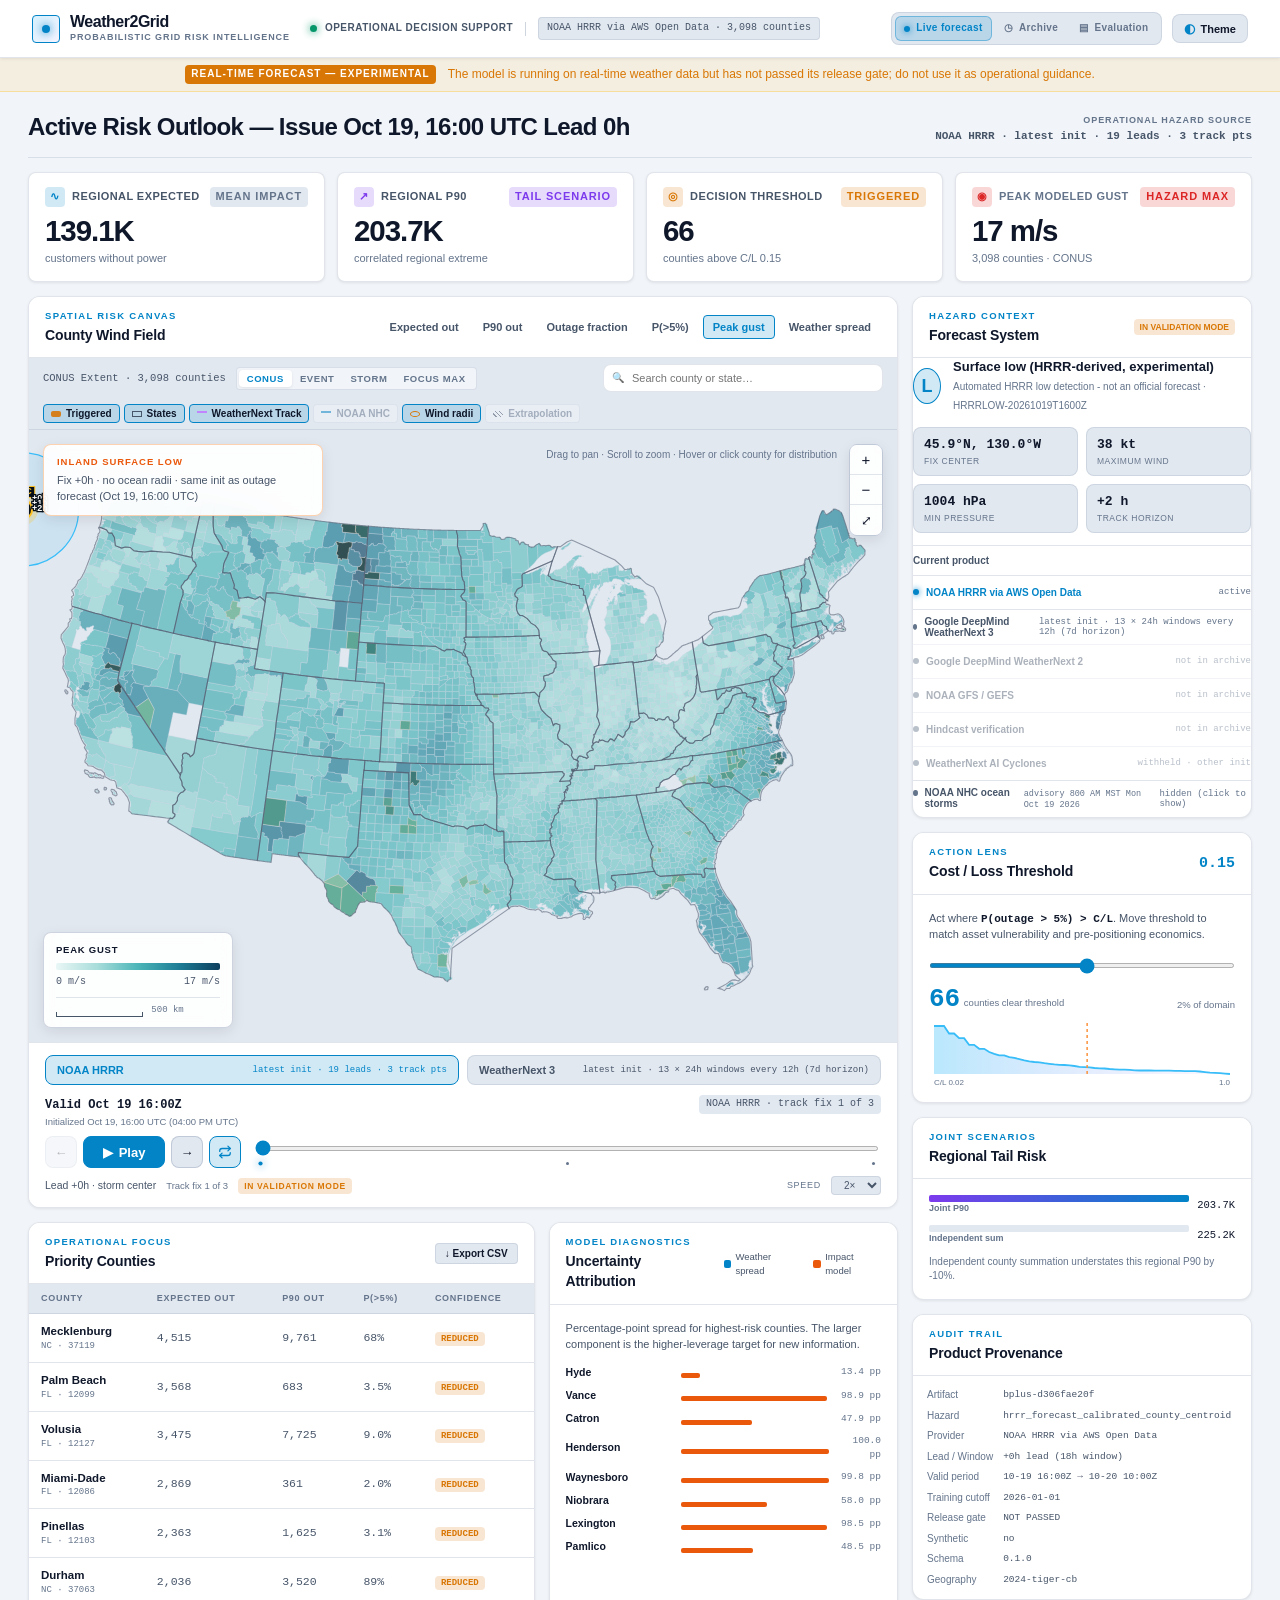
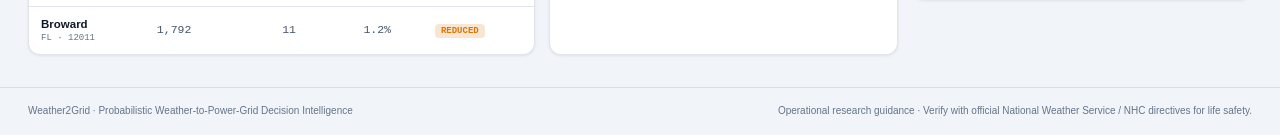
<file: site/index.html>
<!doctype html>
<html lang="en" data-theme="light">
<head>
<meta charset="utf-8">
<meta name="viewport" content="width=device-width, initial-scale=1">
<meta name="description" content="Weather2Grid probabilistic weather-to-power-grid risk intelligence and decision support dashboard">
<meta property="og:title" content="Weather2Grid — Probabilistic Grid Risk Intelligence">
<meta property="og:description" content="Interactive weather-to-power-grid risk guidance with forecast-cycle animation, uncertainty, and decision thresholds.">
<meta property="og:type" content="website">
<meta property="og:url" content="https://afahadabdullah.github.io/weather2grid/">
<meta property="og:image" content="https://afahadabdullah.github.io/weather2grid/og.png">
<meta name="twitter:card" content="summary_large_image">
<meta name="twitter:title" content="Weather2Grid — Probabilistic Grid Risk Intelligence">
<meta name="twitter:description" content="Interactive weather-to-power-grid risk guidance with forecast-cycle animation, uncertainty, and decision thresholds.">
<meta name="twitter:image" content="https://afahadabdullah.github.io/weather2grid/og.png">
<title>Weather2Grid — Probabilistic Grid Risk Intelligence</title>
<link rel="icon" href="data:image/svg+xml,%3Csvg xmlns='http://www.w3.org/2000/svg' viewBox='0 0 32 32'%3E%3Crect width='32' height='32' rx='9' fill='%231d4e6f'/%3E%3Ccircle cx='16' cy='16' r='5' fill='%23fff'/%3E%3C/svg%3E">
<link rel="stylesheet" href="assets/app.css">
</head>
<body>
<header class="mast">
  <div class="mast-left">
    <a class="brand" href="./" aria-label="Weather2Grid home">
      <span class="mark" aria-hidden="true"><i></i></span>
      <div class="brand-text">
        <strong>Weather2Grid</strong>
        <small>Probabilistic Grid Risk Intelligence</small>
      </div>
    </a>
    <div class="mast-status">
      <span class="system-dot" aria-hidden="true"></span>
      <span class="status-label">Operational Decision Support</span>
      <span class="mast-divider"></span>
      <span id="source-badge" class="badge-source">Loading source…</span>
    </div>
  </div>
  <div class="mast-actions">
    <nav class="view-switch" aria-label="Forecast view">
      <a id="live-view-link" class="view-link" href="https://afahadabdullah.github.io/weather2grid/">
        <span class="view-dot" aria-hidden="true"></span>
        Live forecast
      </a>
      <a id="archive-view-link" class="view-link" href="https://afahadabdullah.github.io/weather2grid-archive/">
        <span aria-hidden="true">◷</span>
        Archive
      </a>
      <a id="evaluation-view-link" class="view-link" href="evaluation.html"
         title="Hindcast evaluation of the county outage-risk model">
        <span aria-hidden="true">&#9636;</span>
        Evaluation
      </a>
    </nav>
    <button type="button" id="theme-toggle" class="theme-toggle" aria-label="Toggle display theme" title="Switch between Command Center Dark and Corporate Office Light mode">
      <span class="theme-icon" aria-hidden="true">◐</span>
      <span class="theme-text">Theme</span>
    </button>
  </div>
</header>
<div id="banner" class="banner" role="alert" hidden></div>

<main class="workspace">
  <section class="overview-head" aria-label="Active forecast">
    <div class="overview-title-group">
      <h1 id="event-name">Active Risk Outlook — Loading…</h1>
    </div>
    <!-- The run/init pickers sit here, with the hazard source, rather than in
         the masthead. They exist only where there is more than one run to
         choose from -- in practice only the archive -- and the masthead has to
         read identically on every page, so an archive-only control cannot live
         in it. -->
    <div class="overview-aside">
      <div class="run-picker" id="run-picker" hidden>
        <button type="button" id="run-toggle" class="theme-toggle run-toggle"
                aria-haspopup="listbox" aria-expanded="false" aria-controls="run-menu"
                title="Choose an available forecast initialization">
          <span class="theme-icon" aria-hidden="true">◷</span>
          <span id="run-label">Archived runs</span>
          <span class="init-caret" aria-hidden="true">▾</span>
        </button>
        <div class="run-menu" id="run-menu" role="listbox" aria-label="Available forecast initializations" hidden></div>
      </div>
      <div class="init-picker" id="init-picker" hidden>
        <button type="button" id="init-toggle" class="theme-toggle init-toggle"
                aria-haspopup="listbox" aria-expanded="false" aria-controls="init-menu"
                title="Choose which forecast initialization to display">
          <span class="theme-icon" aria-hidden="true">◷</span>
          <span class="init-text" id="init-label">Latest</span>
          <span class="init-caret" aria-hidden="true">▾</span>
        </button>
        <div class="init-menu" id="init-menu" role="listbox" aria-label="Forecast initializations" hidden></div>
      </div>
      <div class="overview-source">
        <span>Operational Hazard Source</span>
        <strong id="overview-provider">Loading…</strong>
      </div>
    </div>
  </section>

  <section class="kpi-grid" aria-label="Regional risk summary">
    <article class="kpi kpi-expected">
      <div class="kpi-header">
        <div class="kpi-label"><span class="kpi-icon cyan">∿</span>Regional Expected</div>
        <span class="kpi-tag" id="kpi-expected-tag">Mean Impact</span>
      </div>
      <strong id="kpi-expected">—</strong>
      <span id="kpi-expected-note">customers without power</span>
    </article>
    <article class="kpi kpi-p90">
      <div class="kpi-header">
        <div class="kpi-label"><span class="kpi-icon violet">↗</span>Regional P90</div>
        <span class="kpi-tag violet">Tail Scenario</span>
      </div>
      <strong id="kpi-p90">—</strong>
      <span>correlated regional extreme</span>
    </article>
    <article class="kpi kpi-threshold">
      <div class="kpi-header">
        <div class="kpi-label"><span class="kpi-icon amber">◎</span>Decision Threshold</div>
        <span class="kpi-tag amber">Triggered</span>
      </div>
      <strong id="kpi-triggered">—</strong>
      <span id="kpi-triggered-note">counties above your threshold</span>
    </article>
    <article class="kpi kpi-wind">
      <div class="kpi-header">
        <div class="kpi-label"><span class="kpi-icon red">◉</span><span id="kpi-gust-label">Peak Modeled Gust</span></div>
        <span class="kpi-tag red">Hazard Max</span>
      </div>
      <strong id="kpi-gust">—</strong>
      <span id="kpi-domain">forecast domain</span>
    </article>
  </section>

  <section class="primary-grid">
    <div class="main-stack">
      <article class="panel map-panel">
        <header class="panel-head map-head">
          <div class="map-title-box">
            <span class="eyebrow">Spatial Risk Canvas</span>
            <h2 id="map-title">County Wind Field</h2>
          </div>
          <div class="layers" id="layers" role="tablist" aria-label="Map metric layer"></div>
        </header>

        <div class="map-toolbar">
          <div class="map-toolbar-left">
            <span id="map-domain" class="map-domain">Loading geography…</span>
            <div class="view-controls" id="view-controls" aria-label="Map extent">
              <button type="button" data-view="conus" aria-pressed="true" title="View Full Contiguous United States">CONUS</button>
              <button type="button" data-view="event" aria-pressed="false" title="Zoom to Event Footprint">Event</button>
              <button type="button" data-view="storm" aria-pressed="false" title="Zoom to Active Storm Track">Storm</button>
              <button type="button" data-view="focus" aria-pressed="false" title="Center on Highest Outage Risk County">Focus Max</button>
            </div>
          </div>

          <div class="map-toolbar-search">
            <div class="search-input-wrap">
              <span class="search-icon" aria-hidden="true">🔍</span>
              <input type="search" id="county-search" placeholder="Search county or state…" autocomplete="off" spellcheck="false" aria-label="Search county or state">
              <div id="search-dropdown" class="search-dropdown" hidden></div>
            </div>
          </div>

          <div class="map-toolbar-right">
            <div class="overlay-controls" aria-label="Map overlays">
              <button type="button" data-overlay="threshold" aria-pressed="true" title="Toggle Threshold Trigger Highlights"><i class="trig-key"></i>Triggered</button>
              <button type="button" data-overlay="states" aria-pressed="true" title="Toggle State Boundaries"><i class="state-key"></i>States</button>
              <button type="button" data-overlay="track" aria-pressed="true" title="Toggle WeatherNext AI Cyclone Tracks"><i class="line-key"></i>WeatherNext Track</button>
              <button type="button" data-overlay="nhc" aria-pressed="false" title="Toggle Official NOAA NHC Cyclone Tracks (Turned off by default)"><i class="nhc-key"></i>NOAA NHC</button>
              <button type="button" data-overlay="wind" aria-pressed="true" title="Toggle Wind Radii / Swaths"><i class="ring-key"></i>Wind radii</button>
              <button type="button" data-overlay="extrapolation" aria-pressed="false" title="Hatches counties outside model training envelope"><i class="hatch-key"></i>Extrapolation</button>
            </div>
          </div>
        </div>

        <div class="mapwrap" id="mapwrap">
          <canvas id="map" class="map-canvas" role="img" aria-label="County outage risk map" tabindex="0"></canvas>
          <div id="map-tooltip" class="map-tooltip" hidden></div>
          <div class="storm-chip" id="storm-chip" hidden></div>

          <div class="zoom-controls" aria-label="Zoom controls">
            <button type="button" id="zoom-in" aria-label="Zoom in" title="Zoom in (+)">+</button>
            <button type="button" id="zoom-out" aria-label="Zoom out" title="Zoom out (−)">−</button>
            <button type="button" id="zoom-reset" aria-label="Reset extent" title="Reset extent (0)">⤢</button>
          </div>

          <div class="legend" id="legend"></div>
          <div class="maphint">Drag to pan · Scroll to zoom · Hover or click county for distribution</div>
        </div>

        <section class="map-playback" aria-label="Forecast playback controls">
          <div class="source-switch" id="source-switch" role="tablist" aria-label="Forecast data source"></div>
          <div class="playback-summary">
            <div class="frame-time">
              <strong id="cycle-time">—</strong>
              <span id="cycle-init">—</span>
            </div>
            <span id="cycle-counter" class="cycle-counter">Forecast — of —</span>
          </div>

          <div class="playback-row">
            <div class="transport">
              <button type="button" id="cycle-prev" class="icon-button" aria-label="Previous forecast frame" title="Previous frame ([)">←</button>
              <button type="button" id="cycle-play" class="play-button" aria-label="Play forecast frames" aria-pressed="false" title="Play/Pause (Space)"><span aria-hidden="true">▶</span><b>Play</b></button>
              <button type="button" id="cycle-next" class="icon-button" aria-label="Next forecast frame" title="Next frame (])">→</button>
              <button type="button" id="cycle-loop" class="icon-button loop-button" aria-label="Toggle loop playback" aria-pressed="true" title="Loop animation (L)"><svg width="14" height="14" viewBox="0 0 24 24" fill="none" stroke="currentColor" stroke-width="2.2" stroke-linecap="round" stroke-linejoin="round" aria-hidden="true"><path d="M17 2l4 4-4 4"/><path d="M3 11v-1a4 4 0 0 1 4-4h14"/><path d="M7 22l-4-4 4-4"/><path d="M21 13v1a4 4 0 0 1-4 4H3"/></svg></button>
            </div>
            <div class="cyclebar">
              <input type="range" id="cycle" min="0" max="0" value="0" step="1" aria-label="Forecast frame slider">
              <div id="cycle-dots" class="cycle-dots" aria-hidden="true"></div>
            </div>
          </div>

          <div class="cycle-meta">
            <span id="cycle-lead">—</span>
            <span id="frame-note" class="frame-note">—</span>
            <span class="pill" id="freshness">—</span>
            <label class="speed-label" for="playback-speed">Speed</label>
            <select id="playback-speed" aria-label="Playback speed">
              <option value="1400">1×</option>
              <option value="800" selected>2×</option>
              <option value="450">3×</option>
            </select>
          </div>
        </section>
      </article>

      <section class="left-analysis-grid" aria-label="Risk analysis">
        <article class="panel priority-panel">
          <header class="panel-head">
            <div>
              <span class="eyebrow">Operational Focus</span>
              <h2>Priority Counties</h2>
            </div>
            <div class="panel-actions">
              <button type="button" id="export-priority" class="action-btn" title="Download priority counties as CSV">↓ Export CSV</button>
            </div>
          </header>
          <div class="table-wrap">
            <table aria-label="Priority counties ranking">
              <thead>
                <tr>
                  <th>County</th>
                  <th>Expected Out</th>
                  <th>P90 Out</th>
                  <th>P(&gt;5%)</th>
                  <th>Confidence</th>
                </tr>
              </thead>
              <tbody id="priority-table"></tbody>
            </table>
          </div>
        </article>

        <article class="panel uncertainty-panel">
          <header class="panel-head">
            <div>
              <span class="eyebrow">Model Diagnostics</span>
              <h2>Uncertainty Attribution</h2>
            </div>
            <div class="split-legend">
              <span><i class="weather"></i>Weather spread</span>
              <span><i class="impact"></i>Impact model</span>
            </div>
          </header>
          <div class="panel-body">
            <p class="explain">Percentage-point spread for highest-risk counties. The larger component is the higher-leverage target for new information.</p>
            <div class="split" id="split"></div>
          </div>
        </article>
      </section>
    </div>

    <aside class="rail">
      <section class="panel forecast-panel">
        <header class="panel-head">
          <div>
            <span class="eyebrow">Hazard Context</span>
            <h2>Forecast System</h2>
          </div>
          <span class="source-status" id="provider-status">—</span>
        </header>
        <div class="forecast-body">
          <div class="storm-identity">
            <div class="storm-symbol" id="storm-symbol" aria-hidden="true"><i></i><b>L</b></div>
            <div>
              <strong id="storm-class">No track supplied</strong>
              <span id="storm-name">—</span>
            </div>
          </div>
          <div class="storm-stats" id="storm-stats"></div>
          <div class="active-source-line"><b id="active-source">Current product</b></div>
          <div class="source-stack" id="source-stack" role="group" aria-label="Forecast sources in this archive"></div>
        </div>
      </section>

      <section class="panel decision-panel">
        <header class="panel-head">
          <div>
            <span class="eyebrow">Action Lens</span>
            <h2>Cost / Loss Threshold</h2>
          </div>
          <output id="ratio-val">0.15</output>
        </header>
        <div class="panel-body">
          <p class="explain">Act where <em>P(outage &gt; 5%) &gt; C/L</em>. Move threshold to match asset vulnerability and pre-positioning economics.</p>
          <input type="range" id="ratio" min="-1.7" max="0" step="0.01" value="-0.82" aria-label="Cost loss ratio">
          <div class="threshold-row">
            <div>
              <strong id="trig-count">—</strong>
              <span>counties clear threshold</span>
            </div>
            <span id="threshold-pct">— of domain</span>
          </div>
          <svg id="clcurve" class="spark" role="img" aria-label="Counties triggered against cost-loss ratio"></svg>
        </div>
      </section>

      <section class="panel tail-panel">
        <header class="panel-head">
          <div>
            <span class="eyebrow">Joint Scenarios</span>
            <h2>Regional Tail Risk</h2>
          </div>
        </header>
        <div class="panel-body">
          <div class="tail-compare">
            <span id="tail-joint" style="--w:100%"><i></i><b>Joint P90</b><em>—</em></span>
            <span id="tail-independent" style="--w:70%"><i></i><b>Independent sum</b><em>—</em></span>
          </div>
          <p class="model-note" id="tail-note">Shared storm effects preserve correlated regional extremes.</p>
        </div>
      </section>

      <section class="panel provenance-panel">
        <header class="panel-head">
          <div>
            <span class="eyebrow">Audit Trail</span>
            <h2>Product Provenance</h2>
          </div>
        </header>
        <dl class="prov" id="prov"></dl>
      </section>
    </aside>
  </section>
</main>

<div class="drawer" id="drawer" hidden>
  <div class="drawer-accent"></div>
  <div class="drawer-head">
    <div>
      <span class="eyebrow">County Risk Assessment</span>
      <h2 id="d-name">—</h2>
      <p id="d-sub">—</p>
    </div>
    <button id="d-close" aria-label="Close county detail">×</button>
  </div>
  <div class="drawer-body">
    <div class="stats" id="d-stats"></div>
    <h3>Predictive Distribution CDF</h3>
    <svg id="d-cdf" role="img" aria-label="Predictive quantiles"></svg>
    <p class="explain" id="d-cdfnote"></p>
    <h3>Operational Drivers</h3>
    <dl class="prov drawer-prov" id="d-drivers"></dl>
  </div>
</div>

<footer class="foot">
  <span>Weather2Grid · Probabilistic Weather-to-Power-Grid Decision Intelligence</span>
  <span>Operational research guidance · Verify with official National Weather Service / NHC directives for life safety.</span>
</footer>
<script src="assets/app.js"></script>
<script data-goatcounter="https://w2g.goatcounter.com/count"
        async src="//gc.zgo.at/count.js"></script>
</body>
</html>
</file>
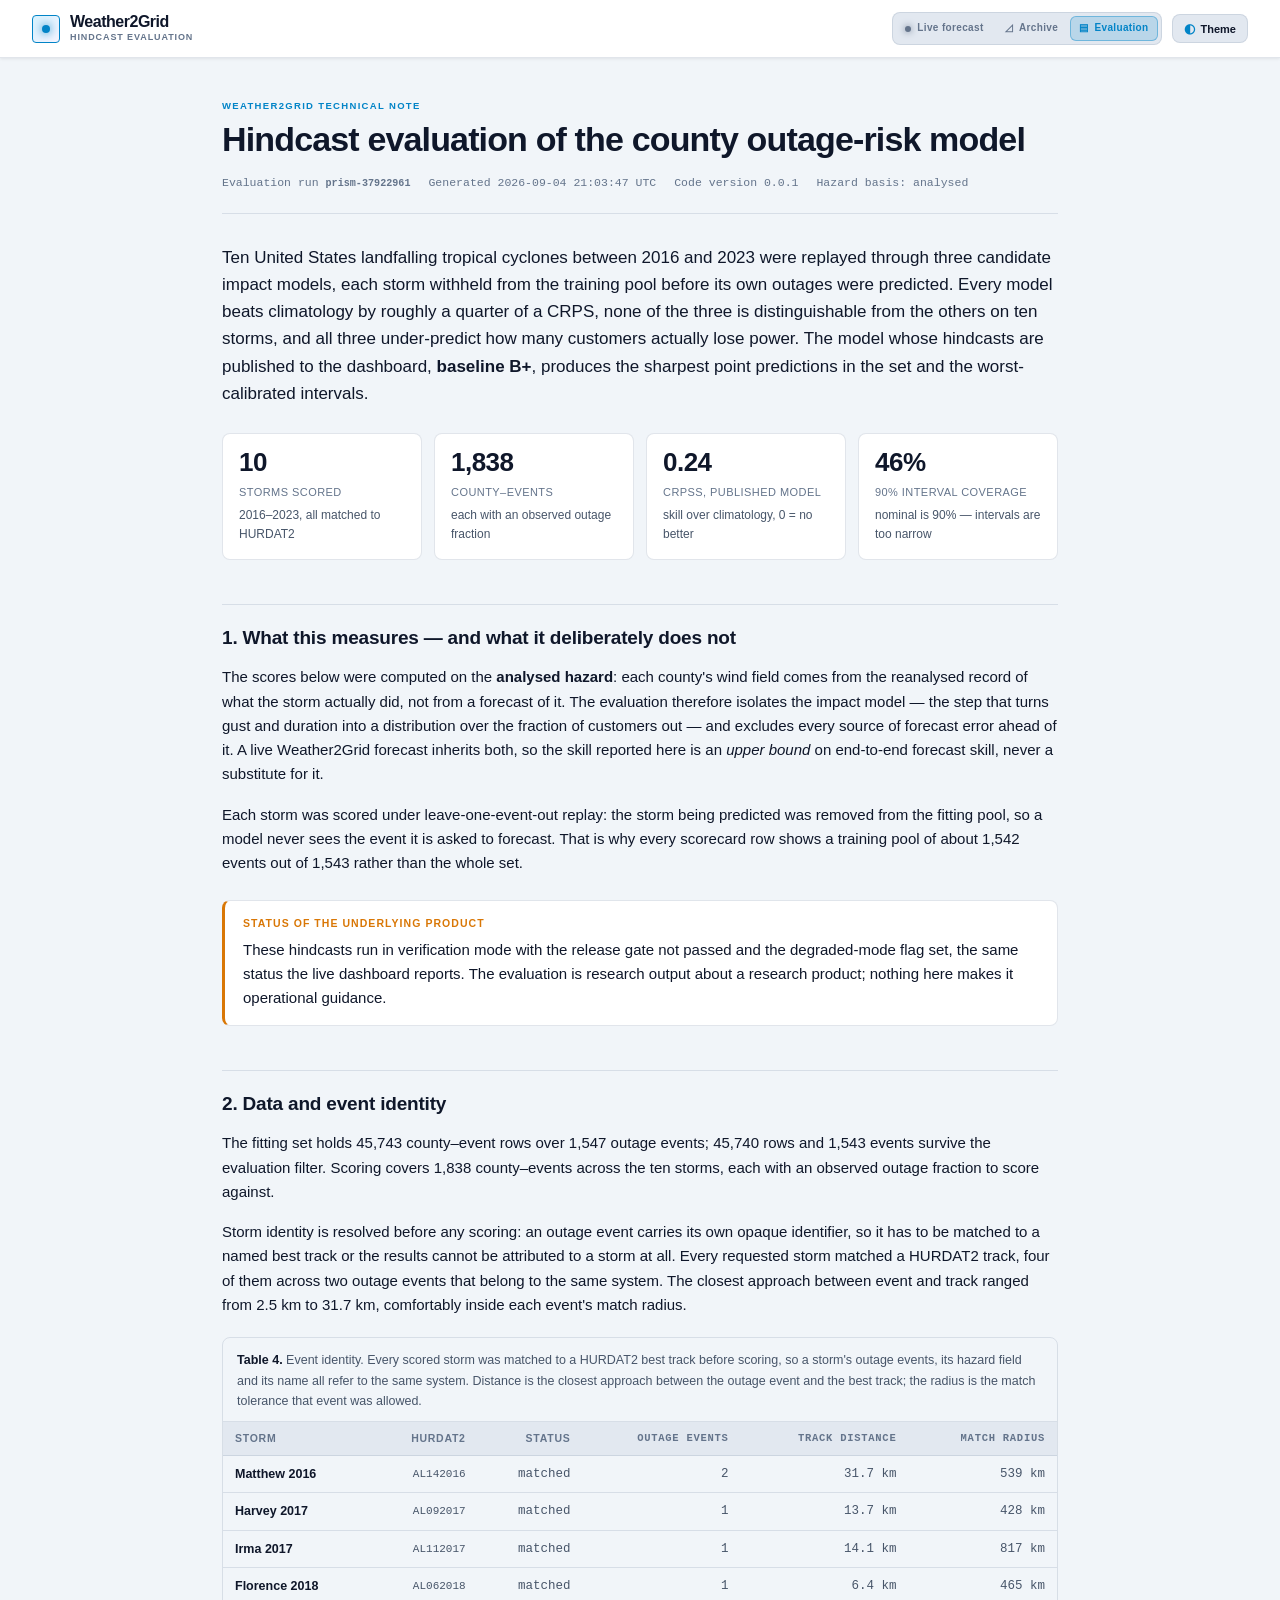
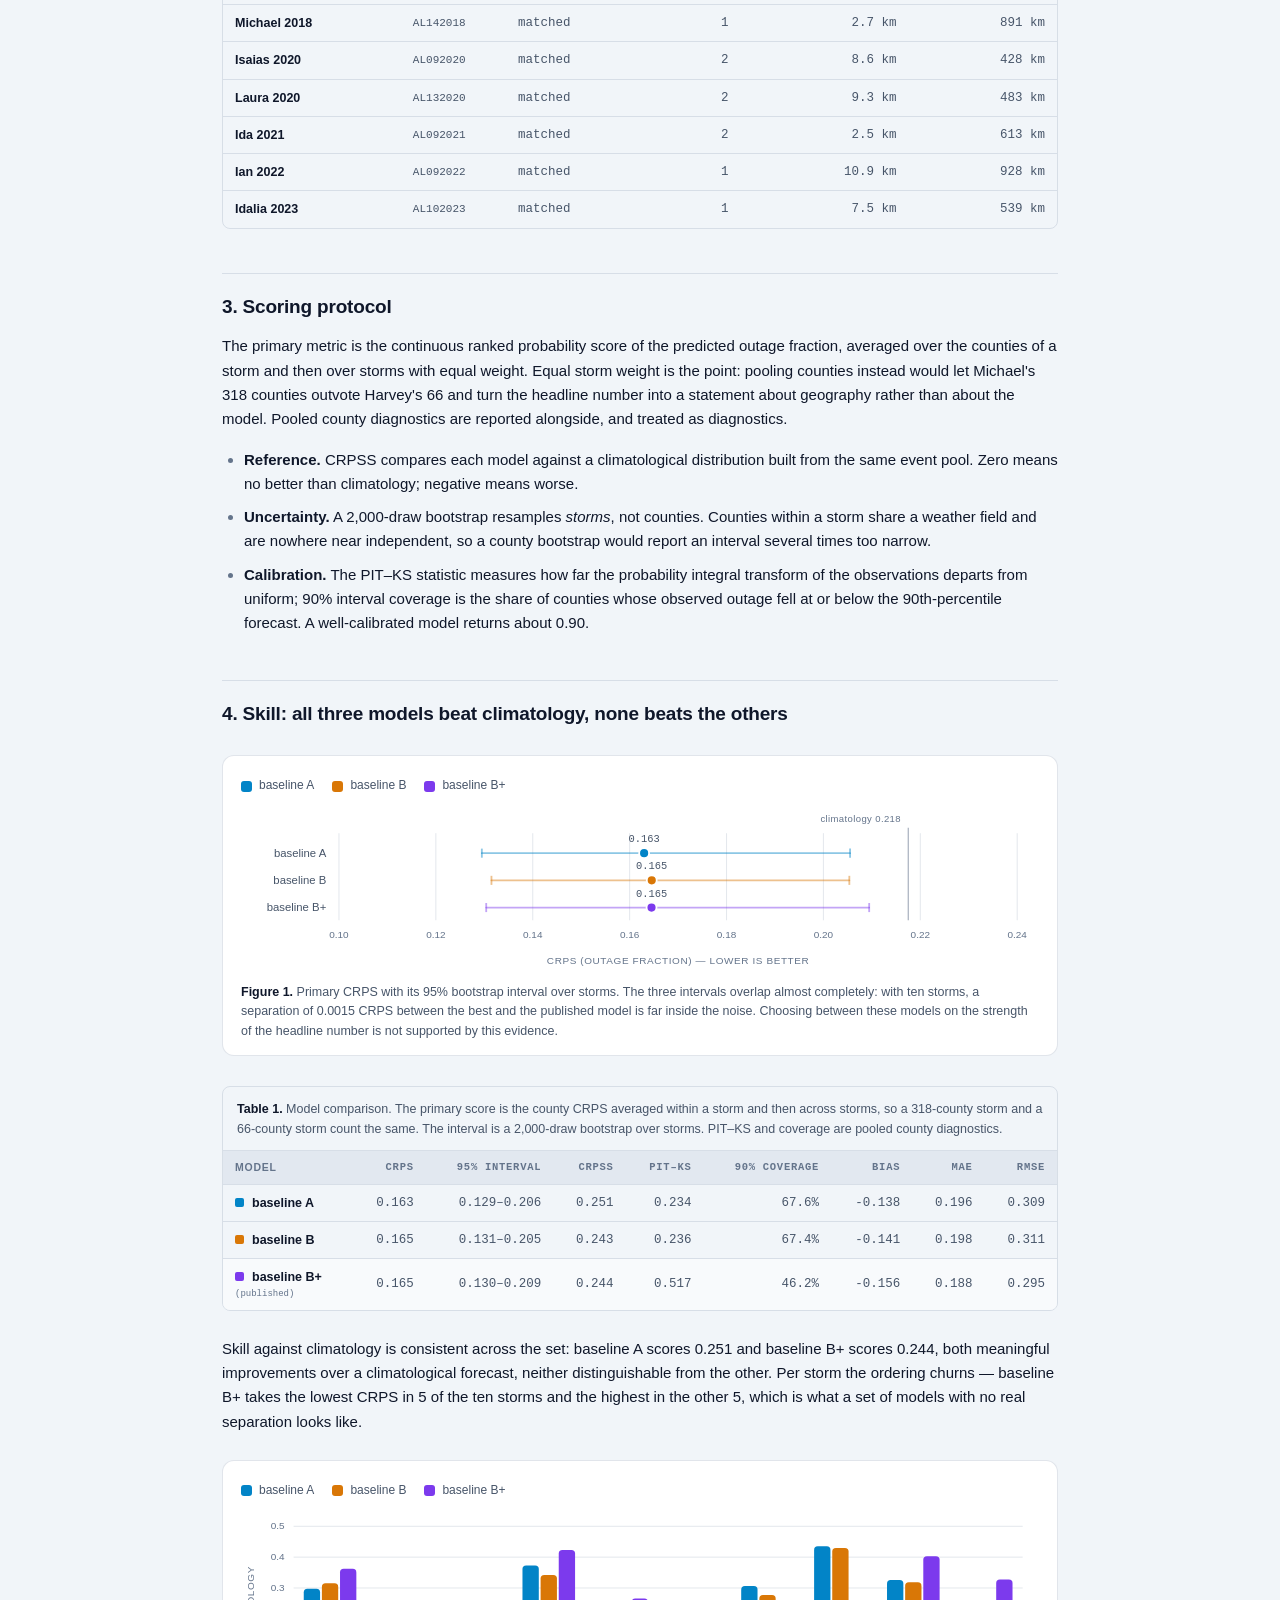
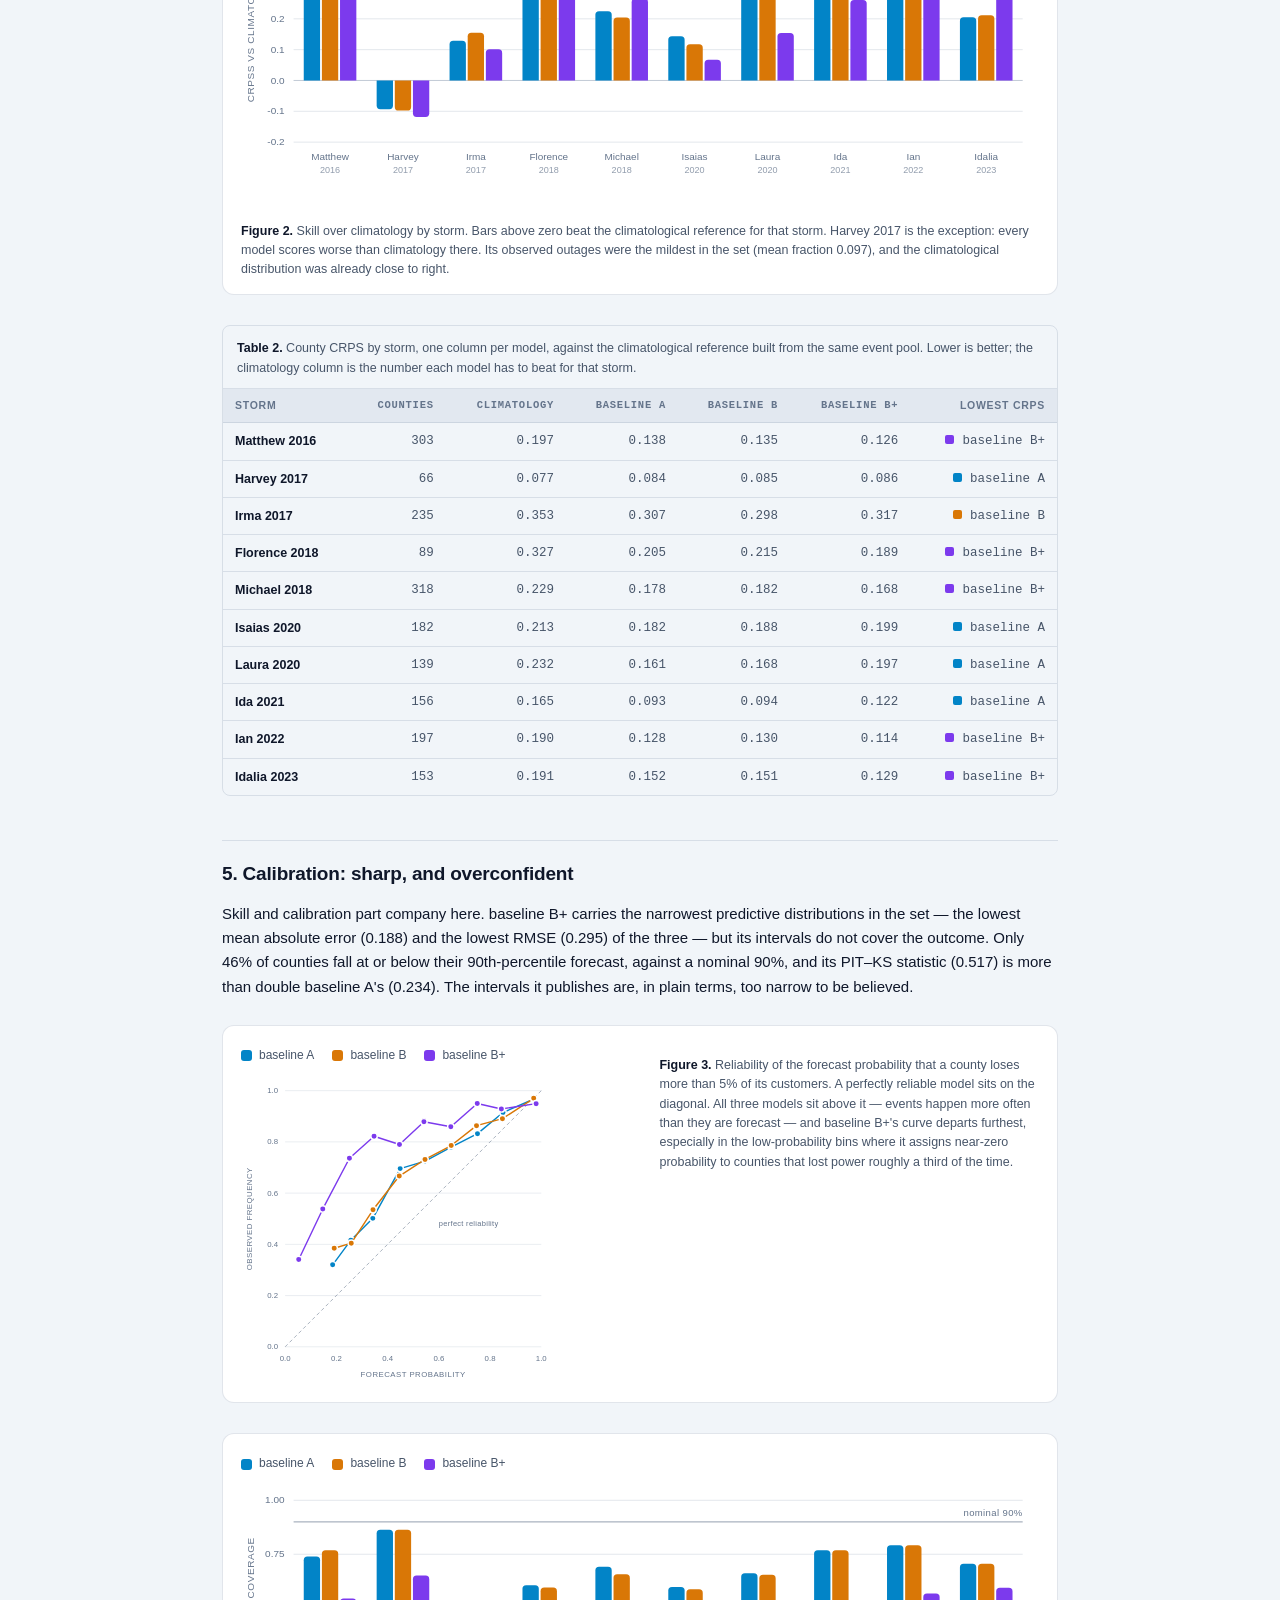
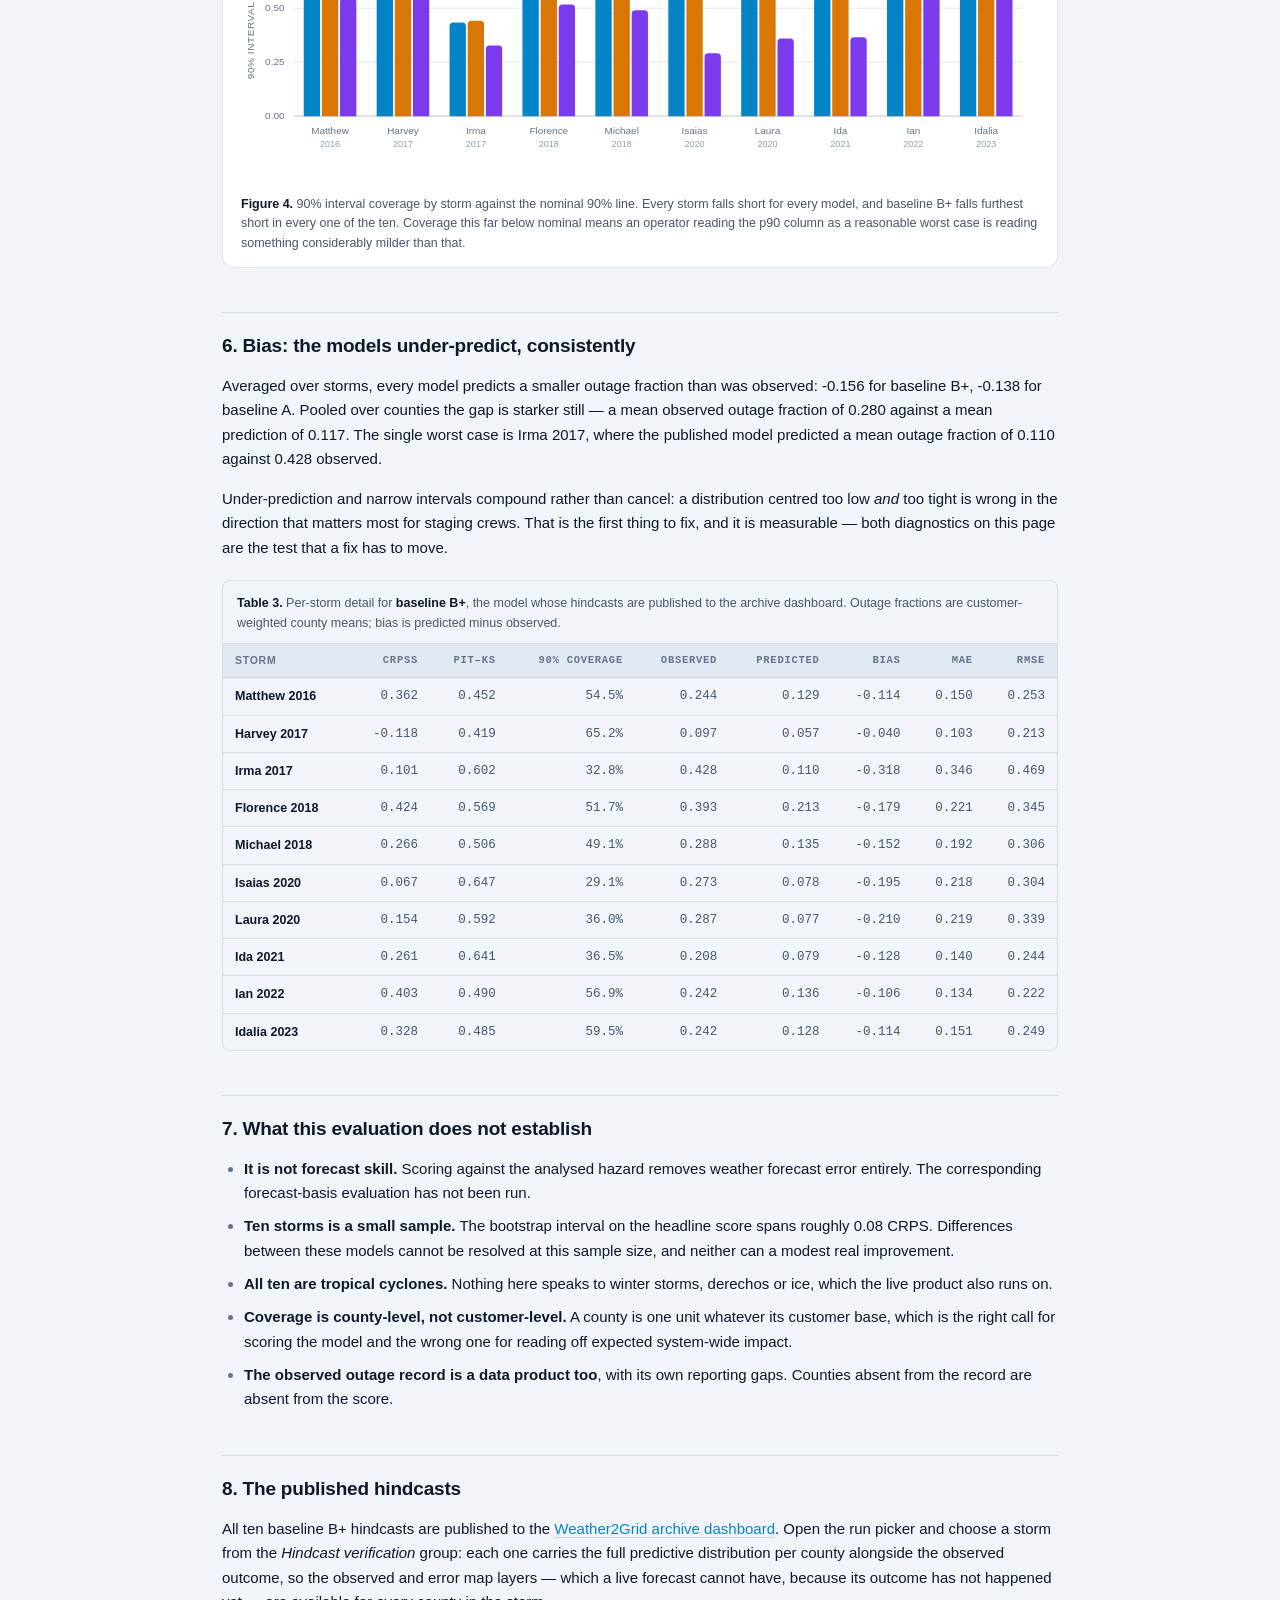
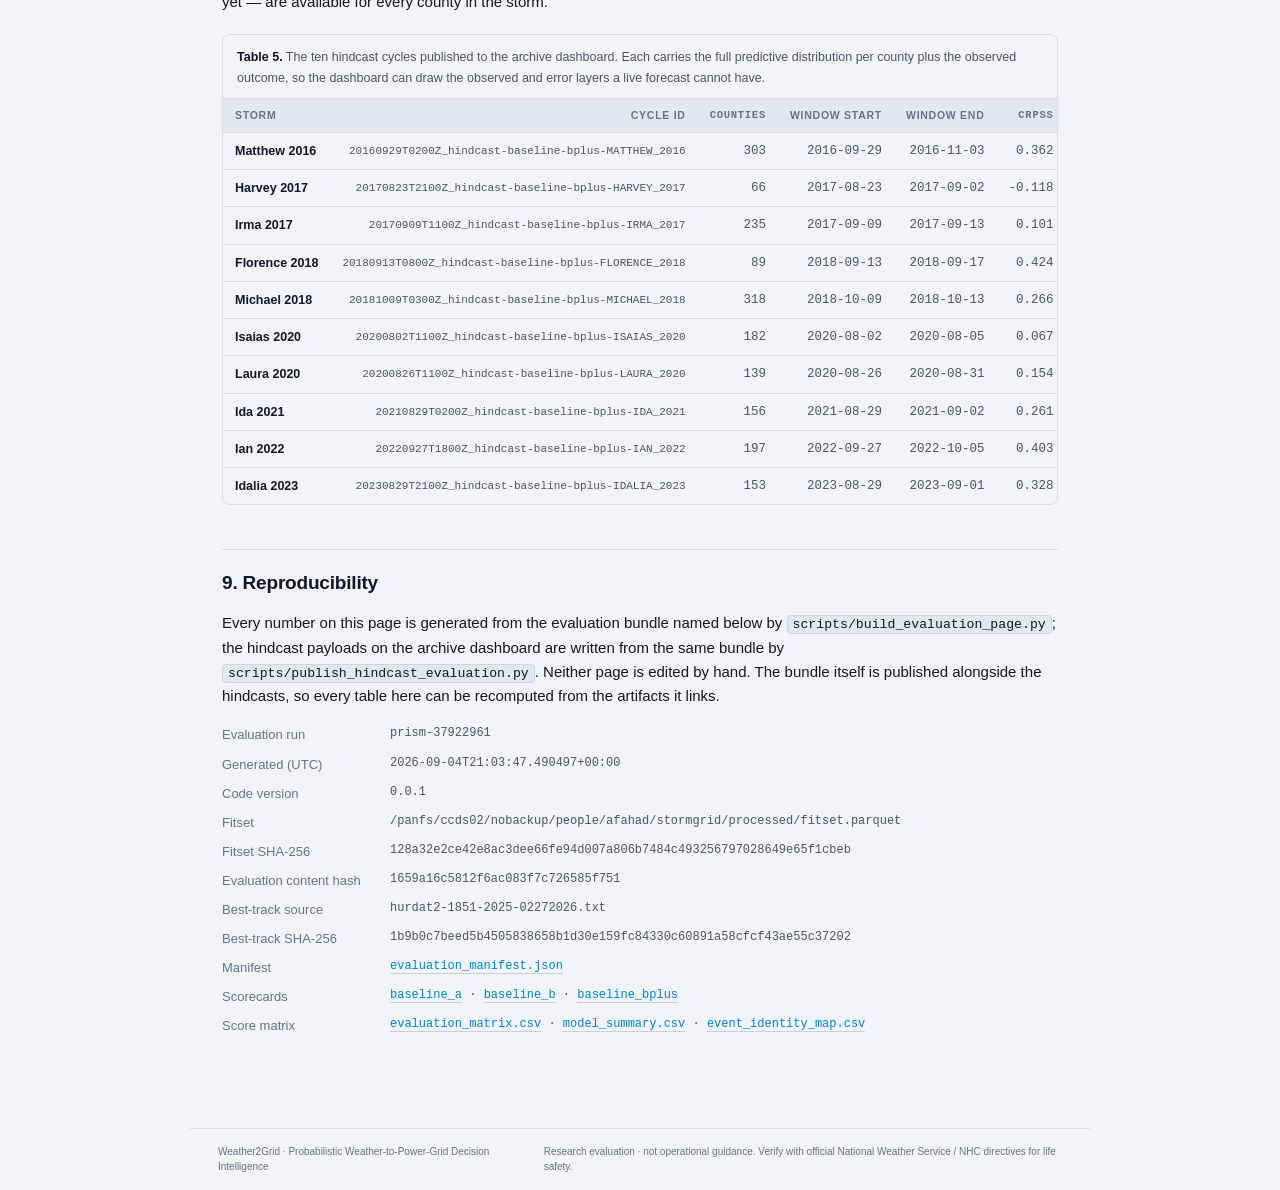
<file: site/evaluation.html>
<!doctype html>
<html lang="en" data-theme="light">
<head>
<meta charset="utf-8">
<meta name="viewport" content="width=device-width, initial-scale=1">
<meta name="description" content="Hindcast evaluation of the Weather2Grid county outage-risk model: ten landfalling tropical cyclones, three candidate impact models, leave-one-event-out replay.">
<title>Weather2Grid &#8212; Hindcast evaluation of the county outage-risk model</title>
<link rel="icon" href="data:image/svg+xml,%3Csvg xmlns='http://www.w3.org/2000/svg' viewBox='0 0 32 32'%3E%3Crect width='32' height='32' rx='9' fill='%231d4e6f'/%3E%3Ccircle cx='16' cy='16' r='5' fill='%23fff'/%3E%3C/svg%3E">
<link rel="stylesheet" href="assets/app.css">
<style>
:root { --paper-max: 900px; }
body.paper-body { min-height: 100vh; background: var(--bg-app); }
.paper-body .mast { position: sticky; top: 0; z-index: 20; }
main.paper {
  max-width: var(--paper-max);
  margin: 0 auto;
  padding: 40px clamp(18px, 4vw, 32px) 72px;
  font-size: 15px;
  line-height: 1.62;
  color: var(--ink-primary);
}
.paper p { margin: 0 0 16px; color: var(--ink-primary); }
.paper p.lede { font-size: 17px; line-height: 1.6; color: var(--ink-primary); }
.paper h1 { font-size: clamp(26px, 3.4vw, 34px); line-height: 1.2; margin: 6px 0 14px; }
.paper h2 {
  font-size: 19px; font-weight: 700; letter-spacing: -0.01em;
  margin: 44px 0 12px; padding-top: 18px;
  border-top: 1px solid var(--border-subtle);
}
.paper h3 {
  font-size: 11px; letter-spacing: 0.1em; text-transform: uppercase;
  color: var(--ink-muted); margin: 28px 0 8px;
}
.paper a { color: var(--color-cyan); text-decoration: none; border-bottom: 1px solid var(--border-strong); }
.paper a:hover { border-bottom-color: var(--color-cyan); }
.paper strong { font-weight: 650; }
.paper code, .mono { font-family: var(--font-mono); font-size: 0.88em; }
.paper code { background: var(--bg-subtle); border: 1px solid var(--border-subtle); border-radius: var(--radius-sm); padding: 1px 5px; }
.doc-meta {
  display: flex; flex-wrap: wrap; gap: 6px 18px;
  font-family: var(--font-mono); font-size: 11.5px; color: var(--ink-muted);
  margin: 0 0 30px; padding-bottom: 20px; border-bottom: 1px solid var(--border-subtle);
}
.wp-kpis { display: grid; grid-template-columns: repeat(auto-fit, minmax(170px, 1fr)); gap: 12px; margin: 26px 0 34px; }
.wp-kpi { background: var(--bg-card); border: 1px solid var(--border-subtle); border-radius: var(--radius-md); padding: 14px 16px; }
.wp-kpi .wp-kpi-value { font-size: 26px; font-weight: 700; letter-spacing: -0.02em; line-height: 1.15; }
.wp-kpi .wp-kpi-label { display: block; margin-top: 6px; font-size: 11px; color: var(--ink-muted); letter-spacing: 0.04em; text-transform: uppercase; }
.wp-kpi .wp-kpi-note { display: block; margin-top: 4px; font-size: 12px; color: var(--ink-secondary); }
figure { margin: 26px 0 30px; background: var(--bg-card); border: 1px solid var(--border-subtle); border-radius: var(--radius-lg); padding: 18px 18px 14px; }
figure.split { display: grid; grid-template-columns: minmax(320px, 1.05fr) minmax(240px, 1fr); gap: 20px; align-items: start; }
figure .fig-body { min-width: 0; }
figcaption { margin-top: 12px; font-size: 12.5px; line-height: 1.55; color: var(--ink-secondary); }
figcaption b { color: var(--ink-primary); font-weight: 650; }
svg.chart { display: block; width: 100%; height: auto; overflow: visible; }
svg.chart .grid { stroke: var(--border-subtle); stroke-width: 1; }
svg.chart .axis { stroke: var(--border-strong); stroke-width: 1; }
svg.chart .reference { stroke: var(--ink-muted); stroke-width: 1; opacity: 0.75; }
svg.chart .reference.dashed { stroke-dasharray: 5 4; }
svg.chart .reference-label, svg.chart .tick, svg.chart .axis-label, svg.chart .row-label, svg.chart .value {
  font-family: var(--font-sans); fill: var(--ink-muted);
}
svg.chart .tick { font-size: 11px; }
svg.chart .tick.muted { font-size: 10px; opacity: 0.7; }
svg.chart .reference-label { font-size: 10.5px; letter-spacing: 0.04em; }
svg.chart .axis-label { font-size: 11px; letter-spacing: 0.06em; text-transform: uppercase; }
svg.chart .row-label { font-size: 12.5px; fill: var(--ink-secondary); }
svg.chart .value { font-size: 11.5px; fill: var(--ink-secondary); font-family: var(--font-mono); }
svg.chart .ring { stroke: var(--bg-card); stroke-width: 2; }
.wp-legend { display: flex; flex-wrap: wrap; gap: 6px 18px; margin: 2px 0 10px; font-size: 12px; color: var(--ink-secondary); }
.wp-legend .wp-key { display: inline-flex; align-items: center; gap: 7px; }
.wp-legend .wp-key i { width: 11px; height: 11px; border-radius: 3px; display: inline-block; }
.table-wrap { overflow-x: auto; margin: 20px 0 26px; border: 1px solid var(--border-subtle); border-radius: var(--radius-md); }
table { border-collapse: collapse; width: 100%; font-size: 12.5px; }
caption { text-align: left; padding: 12px 14px 10px; font-size: 12.5px; color: var(--ink-secondary); border-bottom: 1px solid var(--border-subtle); }
caption b { color: var(--ink-primary); font-weight: 650; }
th, td { padding: 8px 12px; text-align: right; border-bottom: 1px solid var(--border-subtle); white-space: nowrap; }
th:first-child, td:first-child { text-align: left; }
thead th { font-size: 10.5px; letter-spacing: 0.07em; text-transform: uppercase; color: var(--ink-muted); font-weight: 700; background: var(--bg-subtle); }
tbody tr:last-child td { border-bottom: none; }
tbody tr.is-published { background: var(--bg-card-hover); }
td.num, th.num { font-family: var(--font-mono); }
td .swatch { display: inline-block; width: 9px; height: 9px; border-radius: 2px; margin-right: 8px; vertical-align: baseline; }
.callout { border: 1px solid var(--border-subtle); border-left: 3px solid var(--color-amber); background: var(--bg-card); border-radius: var(--radius-md); padding: 14px 18px; margin: 24px 0; }
.callout p:last-child { margin-bottom: 0; }
.callout .callout-title { display: block; font-size: 10.5px; letter-spacing: 0.1em; text-transform: uppercase; color: var(--color-amber); font-weight: 750; margin-bottom: 6px; }
.paper ul, .paper ol { margin: 0 0 18px; padding-left: 22px; }
.paper li { margin-bottom: 9px; }
.paper li::marker { color: var(--ink-muted); }
dl.facts { display: grid; grid-template-columns: minmax(150px, auto) 1fr; gap: 8px 18px; margin: 0 0 20px; font-size: 13px; }
dl.facts dt { color: var(--ink-muted); }
dl.facts dd { margin: 0; font-family: var(--font-mono); font-size: 12px; word-break: break-all; color: var(--ink-secondary); }
.foot.paper-foot { max-width: var(--paper-max); margin: 0 auto; }
@media (max-width: 760px) {
  figure.split { grid-template-columns: 1fr; }
  main.paper { font-size: 14.5px; }
}
@media print {
  .mast, .paper-foot { display: none; }
  main.paper { max-width: none; padding: 0; }
  figure, .table-wrap, .wp-kpi, .callout { break-inside: avoid; }
}
</style>
<script>
(function () {
  try {
    var stored = localStorage.getItem('w2g_theme');
    document.documentElement.setAttribute('data-theme', stored === 'dark' ? 'dark' : 'light');
  } catch (error) {
    document.documentElement.setAttribute('data-theme', 'light');
  }
})();
</script>
</head>
<body class="paper-body">
<header class="mast">
  <div class="mast-left">
    <a class="brand" href="https://afahadabdullah.github.io/weather2grid/" aria-label="Weather2Grid home">
      <span class="mark" aria-hidden="true"><i></i></span>
      <div class="brand-text">
        <strong>Weather2Grid</strong>
        <small>Hindcast evaluation</small>
      </div>
    </a>
  </div>
  <div class="mast-actions">
    <nav class="view-switch" aria-label="Site sections">
      <a class="view-link" href="https://afahadabdullah.github.io/weather2grid/">
        <span class="view-dot" aria-hidden="true"></span>
        Live forecast
      </a>
      <a class="view-link" href="https://afahadabdullah.github.io/weather2grid-archive/">
        <span aria-hidden="true">&#9727;</span>
        Archive
      </a>
      <a class="view-link" href="evaluation.html" aria-current="page">
        <span aria-hidden="true">&#9636;</span>
        Evaluation
      </a>
    </nav>
    <button type="button" id="theme-toggle" class="theme-toggle" aria-label="Toggle display theme"
            title="Switch between Command Center Dark and Corporate Office Light mode">
      <span class="theme-icon" aria-hidden="true">◐</span>
      <span class="theme-text">Theme</span>
    </button>
  </div>
</header>
<main class="paper">
<span class="eyebrow">Weather2Grid technical note</span>
<h1>Hindcast evaluation of the county outage-risk model</h1>
<div class="doc-meta">
  <span>Evaluation run <b class="mono">prism-37922961</b></span>
  <span>Generated 2026-09-04 21:03:47 UTC</span>
  <span>Code version 0.0.1</span>
  <span>Hazard basis: analysed</span>
</div>

<p class="lede">Ten United States landfalling tropical cyclones between 2016 and 2023 were
replayed through three candidate impact models, each storm withheld from the training pool
before its own outages were predicted. Every model beats climatology by roughly a quarter of
a CRPS, none of the three is distinguishable from the others on ten storms, and all three
under-predict how many customers actually lose power. The model whose hindcasts are published
to the dashboard, <b>baseline B+</b>, produces the sharpest point predictions in the
set and the worst-calibrated intervals.</p>

<div class="wp-kpis">
  <div class="wp-kpi"><div class="wp-kpi-value">10</div><span class="wp-kpi-label">Storms scored</span><span class="wp-kpi-note">2016&#8211;2023, all matched to HURDAT2</span></div>
  <div class="wp-kpi"><div class="wp-kpi-value">1,838</div><span class="wp-kpi-label">County&#8211;events</span><span class="wp-kpi-note">each with an observed outage fraction</span></div>
  <div class="wp-kpi"><div class="wp-kpi-value">0.24</div><span class="wp-kpi-label">CRPSS, published model</span><span class="wp-kpi-note">skill over climatology, 0 = no better</span></div>
  <div class="wp-kpi"><div class="wp-kpi-value">46%</div><span class="wp-kpi-label">90% interval coverage</span><span class="wp-kpi-note">nominal is 90% &#8212; intervals are too narrow</span></div>
</div>

<h2>1. What this measures &#8212; and what it deliberately does not</h2>
<p>The scores below were computed on the <b>analysed hazard</b>: each county's wind field comes
from the reanalysed record of what the storm actually did, not from a forecast of it. The
evaluation therefore isolates the impact model &#8212; the step that turns gust and duration
into a distribution over the fraction of customers out &#8212; and excludes every source of
forecast error ahead of it. A live Weather2Grid forecast inherits both, so the skill reported
here is an <em>upper bound</em> on end-to-end forecast skill, never a substitute for it.</p>
<p>Each storm was scored under leave-one-event-out replay: the storm being predicted was
removed from the fitting pool, so a model never sees the event it is asked to forecast. That
is why every scorecard row shows a training pool of about 1,542
events out of 1,543 rather than the whole set.</p>

<div class="callout">
  <span class="callout-title">Status of the underlying product</span>
  <p>These hindcasts run in verification mode with the release gate not passed and the
  degraded-mode flag set, the same status the live dashboard reports. The evaluation is
  research output about a research product; nothing here makes it operational guidance.</p>
</div>

<h2>2. Data and event identity</h2>
<p>The fitting set holds 45,743 county&#8211;event rows over
1,547 outage events; 45,740 rows and
1,543 events survive the evaluation filter. Scoring covers
1,838 county&#8211;events across the ten storms, each with an observed outage
fraction to score against.</p>
<p>Storm identity is resolved before any scoring: an outage event carries its own opaque
identifier, so it has to be matched to a named best track or the results cannot be attributed
to a storm at all. Every requested storm matched a HURDAT2 track, four of them across two
outage events that belong to the same system. The closest approach between event and track
ranged from 2.5 km to
31.7 km, comfortably inside each
event's match radius.</p>
<div class="table-wrap"><table><caption><b>Table 4.</b> Event identity. Every scored storm was matched to a HURDAT2 best track before scoring, so a storm's outage events, its hazard field and its name all refer to the same system. Distance is the closest approach between the outage event and the best track; the radius is the match tolerance that event was allowed.</caption><thead><tr><th class="" scope="col">Storm</th><th class="" scope="col">HURDAT2</th><th class="" scope="col">Status</th><th class="num" scope="col">Outage events</th><th class="num" scope="col">Track distance</th><th class="num" scope="col">Match radius</th></tr></thead><tbody><tr><td class="">Matthew 2016</td><td class=""><span class="mono">AL142016</span></td><td class="">matched</td><td class="num">2</td><td class="num">31.7 km</td><td class="num">539 km</td></tr><tr><td class="">Harvey 2017</td><td class=""><span class="mono">AL092017</span></td><td class="">matched</td><td class="num">1</td><td class="num">13.7 km</td><td class="num">428 km</td></tr><tr><td class="">Irma 2017</td><td class=""><span class="mono">AL112017</span></td><td class="">matched</td><td class="num">1</td><td class="num">14.1 km</td><td class="num">817 km</td></tr><tr><td class="">Florence 2018</td><td class=""><span class="mono">AL062018</span></td><td class="">matched</td><td class="num">1</td><td class="num">6.4 km</td><td class="num">465 km</td></tr><tr><td class="">Michael 2018</td><td class=""><span class="mono">AL142018</span></td><td class="">matched</td><td class="num">1</td><td class="num">2.7 km</td><td class="num">891 km</td></tr><tr><td class="">Isaias 2020</td><td class=""><span class="mono">AL092020</span></td><td class="">matched</td><td class="num">2</td><td class="num">8.6 km</td><td class="num">428 km</td></tr><tr><td class="">Laura 2020</td><td class=""><span class="mono">AL132020</span></td><td class="">matched</td><td class="num">2</td><td class="num">9.3 km</td><td class="num">483 km</td></tr><tr><td class="">Ida 2021</td><td class=""><span class="mono">AL092021</span></td><td class="">matched</td><td class="num">2</td><td class="num">2.5 km</td><td class="num">613 km</td></tr><tr><td class="">Ian 2022</td><td class=""><span class="mono">AL092022</span></td><td class="">matched</td><td class="num">1</td><td class="num">10.9 km</td><td class="num">928 km</td></tr><tr><td class="">Idalia 2023</td><td class=""><span class="mono">AL102023</span></td><td class="">matched</td><td class="num">1</td><td class="num">7.5 km</td><td class="num">539 km</td></tr></tbody></table></div>

<h2>3. Scoring protocol</h2>
<p>The primary metric is the continuous ranked probability score of the predicted outage
fraction, averaged over the counties of a storm and then over storms with equal weight. Equal
storm weight is the point: pooling counties instead would let Michael's 318 counties outvote
Harvey's 66 and turn the headline number into a statement about geography rather than about
the model. Pooled county diagnostics are reported alongside, and treated as diagnostics.</p>
<ul>
  <li><b>Reference.</b> CRPSS compares each model against a climatological distribution built
  from the same event pool. Zero means no better than climatology; negative means worse.</li>
  <li><b>Uncertainty.</b> A 2,000-draw bootstrap resamples <em>storms</em>, not counties.
  Counties within a storm share a weather field and are nowhere near independent, so a county
  bootstrap would report an interval several times too narrow.</li>
  <li><b>Calibration.</b> The PIT&#8211;KS statistic measures how far the probability integral
  transform of the observations departs from uniform; 90% interval coverage is the share of
  counties whose observed outage fell at or below the 90th-percentile forecast. A
  well-calibrated model returns about 0.90.</li>
</ul>

<h2>4. Skill: all three models beat climatology, none beats the others</h2>
<figure>
  <div class="wp-legend"><span class="wp-key"><i style="background:#0284c7"></i>baseline A</span><span class="wp-key"><i style="background:#d97706"></i>baseline B</span><span class="wp-key"><i style="background:#7c3aed"></i>baseline B+</span></div>
  <svg class="chart" viewBox="0 0 880 182" role="img" aria-label="Primary CRPS by model with 95% bootstrap interval"><title>Primary CRPS by model with 95% bootstrap interval</title><line class="grid" x1="108.00" y1="30.0" x2="108.00" y2="126.00"/><text class="tick" x="108.00" y="146.00" text-anchor="middle">0.10</text><line class="grid" x1="214.86" y1="30.0" x2="214.86" y2="126.00"/><text class="tick" x="214.86" y="146.00" text-anchor="middle">0.12</text><line class="grid" x1="321.71" y1="30.0" x2="321.71" y2="126.00"/><text class="tick" x="321.71" y="146.00" text-anchor="middle">0.14</text><line class="grid" x1="428.57" y1="30.0" x2="428.57" y2="126.00"/><text class="tick" x="428.57" y="146.00" text-anchor="middle">0.16</text><line class="grid" x1="535.43" y1="30.0" x2="535.43" y2="126.00"/><text class="tick" x="535.43" y="146.00" text-anchor="middle">0.18</text><line class="grid" x1="642.29" y1="30.0" x2="642.29" y2="126.00"/><text class="tick" x="642.29" y="146.00" text-anchor="middle">0.20</text><line class="grid" x1="749.14" y1="30.0" x2="749.14" y2="126.00"/><text class="tick" x="749.14" y="146.00" text-anchor="middle">0.22</text><line class="grid" x1="856.00" y1="30.0" x2="856.00" y2="126.00"/><text class="tick" x="856.00" y="146.00" text-anchor="middle">0.24</text><line class="reference" x1="735.80" y1="24.00" x2="735.80" y2="126.00"/><text class="reference-label" x="727.80" y="18.00" text-anchor="end">climatology 0.218</text><text class="row-label" x="94.0" y="56.00" text-anchor="end">baseline A</text><line x1="265.58" y1="52.00" x2="671.67" y2="52.00" stroke="#0284c7" stroke-width="2" stroke-linecap="round" opacity="0.45"/><line x1="265.58" y1="47.00" x2="265.58" y2="57.00" stroke="#0284c7" stroke-width="2" opacity="0.45"/><line x1="671.67" y1="47.00" x2="671.67" y2="57.00" stroke="#0284c7" stroke-width="2" opacity="0.45"/><circle cx="444.54" cy="52.00" r="5.5" fill="#0284c7" class="ring"><title>baseline A: CRPS 0.163 (95% CI 0.129–0.206)</title></circle><text class="value" x="444.54" y="40.00" text-anchor="middle">0.163</text><text class="row-label" x="94.0" y="86.00" text-anchor="end">baseline B</text><line x1="276.18" y1="82.00" x2="670.86" y2="82.00" stroke="#d97706" stroke-width="2" stroke-linecap="round" opacity="0.45"/><line x1="276.18" y1="77.00" x2="276.18" y2="87.00" stroke="#d97706" stroke-width="2" opacity="0.45"/><line x1="670.86" y1="77.00" x2="670.86" y2="87.00" stroke="#d97706" stroke-width="2" opacity="0.45"/><circle cx="452.95" cy="82.00" r="5.5" fill="#d97706" class="ring"><title>baseline B: CRPS 0.165 (95% CI 0.131–0.205)</title></circle><text class="value" x="452.95" y="70.00" text-anchor="middle">0.165</text><text class="row-label" x="94.0" y="116.00" text-anchor="end">baseline B+</text><line x1="270.40" y1="112.00" x2="692.74" y2="112.00" stroke="#7c3aed" stroke-width="2" stroke-linecap="round" opacity="0.45"/><line x1="270.40" y1="107.00" x2="270.40" y2="117.00" stroke="#7c3aed" stroke-width="2" opacity="0.45"/><line x1="692.74" y1="107.00" x2="692.74" y2="117.00" stroke="#7c3aed" stroke-width="2" opacity="0.45"/><circle cx="452.71" cy="112.00" r="5.5" fill="#7c3aed" class="ring"><title>baseline B+: CRPS 0.165 (95% CI 0.130–0.209)</title></circle><text class="value" x="452.71" y="100.00" text-anchor="middle">0.165</text><text class="axis-label" x="482.00" y="174.00" text-anchor="middle">CRPS (outage fraction) — lower is better</text></svg>
  <figcaption><b>Figure 1.</b> Primary CRPS with its 95% bootstrap interval over storms.
  The three intervals overlap almost completely: with ten storms, a separation of
  0.0015
  CRPS between the best and the published model is far inside the noise. Choosing between these
  models on the strength of the headline number is not supported by this evidence.</figcaption>
</figure>
<div class="table-wrap"><table><caption><b>Table 1.</b> Model comparison. The primary score is the county CRPS averaged within a storm and then across storms, so a 318-county storm and a 66-county storm count the same. The interval is a 2,000-draw bootstrap over storms. PIT&#8211;KS and coverage are pooled county diagnostics.</caption><thead><tr><th class="" scope="col">Model</th><th class="num" scope="col">CRPS</th><th class="num" scope="col">95% interval</th><th class="num" scope="col">CRPSS</th><th class="num" scope="col">PIT&#8211;KS</th><th class="num" scope="col">90% coverage</th><th class="num" scope="col">Bias</th><th class="num" scope="col">MAE</th><th class="num" scope="col">RMSE</th></tr></thead><tbody><tr><td class=""><span class="swatch" style="background:#0284c7"></span>baseline A</td><td class="num">0.163</td><td class="num">0.129&#8211;0.206</td><td class="num">0.251</td><td class="num">0.234</td><td class="num">67.6%</td><td class="num">-0.138</td><td class="num">0.196</td><td class="num">0.309</td></tr><tr><td class=""><span class="swatch" style="background:#d97706"></span>baseline B</td><td class="num">0.165</td><td class="num">0.131&#8211;0.205</td><td class="num">0.243</td><td class="num">0.236</td><td class="num">67.4%</td><td class="num">-0.141</td><td class="num">0.198</td><td class="num">0.311</td></tr><tr class="is-published"><td class=""><span class="swatch" style="background:#7c3aed"></span>baseline B+ <small>(published)</small></td><td class="num">0.165</td><td class="num">0.130&#8211;0.209</td><td class="num">0.244</td><td class="num">0.517</td><td class="num">46.2%</td><td class="num">-0.156</td><td class="num">0.188</td><td class="num">0.295</td></tr></tbody></table></div>
<p>Skill against climatology is consistent across the set: baseline A scores
0.251 and baseline B+ scores
0.244, both meaningful improvements over a
climatological forecast, neither distinguishable from the other. Per storm the ordering
churns &#8212; baseline B+ takes the lowest CRPS in 5 of the ten storms and the
highest in the other 5, which is what a set of models with no real separation looks
like.</p>
<figure>
  <div class="wp-legend"><span class="wp-key"><i style="background:#0284c7"></i>baseline A</span><span class="wp-key"><i style="background:#d97706"></i>baseline B</span><span class="wp-key"><i style="background:#7c3aed"></i>baseline B+</span></div>
  <svg class="chart" viewBox="0 0 880 330" role="img" aria-label="Continuous ranked probability skill score by storm and model"><title>Continuous ranked probability skill score by storm and model</title><line class="grid" x1="58.0" y1="256.00" x2="862.00" y2="256.00"/><text class="tick" x="48.0" y="259.50" text-anchor="end">-0.2</text><line class="grid" x1="58.0" y1="222.00" x2="862.00" y2="222.00"/><text class="tick" x="48.0" y="225.50" text-anchor="end">-0.1</text><line class="grid" x1="58.0" y1="188.00" x2="862.00" y2="188.00"/><text class="tick" x="48.0" y="191.50" text-anchor="end">0.0</text><line class="grid" x1="58.0" y1="154.00" x2="862.00" y2="154.00"/><text class="tick" x="48.0" y="157.50" text-anchor="end">0.1</text><line class="grid" x1="58.0" y1="120.00" x2="862.00" y2="120.00"/><text class="tick" x="48.0" y="123.50" text-anchor="end">0.2</text><line class="grid" x1="58.0" y1="86.00" x2="862.00" y2="86.00"/><text class="tick" x="48.0" y="89.50" text-anchor="end">0.3</text><line class="grid" x1="58.0" y1="52.00" x2="862.00" y2="52.00"/><text class="tick" x="48.0" y="55.50" text-anchor="end">0.4</text><line class="grid" x1="58.0" y1="18.00" x2="862.00" y2="18.00"/><text class="tick" x="48.0" y="21.50" text-anchor="end">0.5</text><line class="axis" x1="58.0" y1="188.00" x2="862.00" y2="188.00"/><path d="M69.20,188.00 V90.78 Q69.20,86.78 73.20,86.78 H83.20 Q87.20,86.78 87.20,90.78 V188.00 Z" fill="#0284c7"><title>Matthew 2016 · baseline A: 0.298</title></path><path d="M89.20,188.00 V84.90 Q89.20,80.90 93.20,80.90 H103.20 Q107.20,80.90 107.20,84.90 V188.00 Z" fill="#d97706"><title>Matthew 2016 · baseline B: 0.315</title></path><path d="M109.20,188.00 V68.89 Q109.20,64.89 113.20,64.89 H123.20 Q127.20,64.89 127.20,68.89 V188.00 Z" fill="#7c3aed"><title>Matthew 2016 · baseline B+: 0.362</title></path><text class="tick" x="98.20" y="276.00" text-anchor="middle">Matthew</text><text class="tick muted" x="98.20" y="290.00" text-anchor="middle">2016</text><path d="M149.60,188.00 V215.60 Q149.60,219.60 153.60,219.60 H163.60 Q167.60,219.60 167.60,215.60 V188.00 Z" fill="#0284c7"><title>Harvey 2017 · baseline A: -0.093</title></path><path d="M169.60,188.00 V217.11 Q169.60,221.11 173.60,221.11 H183.60 Q187.60,221.11 187.60,217.11 V188.00 Z" fill="#d97706"><title>Harvey 2017 · baseline B: -0.097</title></path><path d="M189.60,188.00 V224.25 Q189.60,228.25 193.60,228.25 H203.60 Q207.60,228.25 207.60,224.25 V188.00 Z" fill="#7c3aed"><title>Harvey 2017 · baseline B+: -0.118</title></path><text class="tick" x="178.60" y="276.00" text-anchor="middle">Harvey</text><text class="tick muted" x="178.60" y="290.00" text-anchor="middle">2017</text><path d="M230.00,188.00 V148.28 Q230.00,144.28 234.00,144.28 H244.00 Q248.00,144.28 248.00,148.28 V188.00 Z" fill="#0284c7"><title>Irma 2017 · baseline A: 0.129</title></path><path d="M250.00,188.00 V139.33 Q250.00,135.33 254.00,135.33 H264.00 Q268.00,135.33 268.00,139.33 V188.00 Z" fill="#d97706"><title>Irma 2017 · baseline B: 0.155</title></path><path d="M270.00,188.00 V157.66 Q270.00,153.66 274.00,153.66 H284.00 Q288.00,153.66 288.00,157.66 V188.00 Z" fill="#7c3aed"><title>Irma 2017 · baseline B+: 0.101</title></path><text class="tick" x="259.00" y="276.00" text-anchor="middle">Irma</text><text class="tick muted" x="259.00" y="290.00" text-anchor="middle">2017</text><path d="M310.40,188.00 V65.10 Q310.40,61.10 314.40,61.10 H324.40 Q328.40,61.10 328.40,65.10 V188.00 Z" fill="#0284c7"><title>Florence 2018 · baseline A: 0.373</title></path><path d="M330.40,188.00 V75.63 Q330.40,71.63 334.40,71.63 H344.40 Q348.40,71.63 348.40,75.63 V188.00 Z" fill="#d97706"><title>Florence 2018 · baseline B: 0.342</title></path><path d="M350.40,188.00 V47.98 Q350.40,43.98 354.40,43.98 H364.40 Q368.40,43.98 368.40,47.98 V188.00 Z" fill="#7c3aed"><title>Florence 2018 · baseline B+: 0.424</title></path><text class="tick" x="339.40" y="276.00" text-anchor="middle">Florence</text><text class="tick muted" x="339.40" y="290.00" text-anchor="middle">2018</text><path d="M390.80,188.00 V115.63 Q390.80,111.63 394.80,111.63 H404.80 Q408.80,111.63 408.80,115.63 V188.00 Z" fill="#0284c7"><title>Michael 2018 · baseline A: 0.225</title></path><path d="M410.80,188.00 V122.41 Q410.80,118.41 414.80,118.41 H424.80 Q428.80,118.41 428.80,122.41 V188.00 Z" fill="#d97706"><title>Michael 2018 · baseline B: 0.205</title></path><path d="M430.80,188.00 V101.66 Q430.80,97.66 434.80,97.66 H444.80 Q448.80,97.66 448.80,101.66 V188.00 Z" fill="#7c3aed"><title>Michael 2018 · baseline B+: 0.266</title></path><text class="tick" x="419.80" y="276.00" text-anchor="middle">Michael</text><text class="tick muted" x="419.80" y="290.00" text-anchor="middle">2018</text><path d="M471.20,188.00 V143.15 Q471.20,139.15 475.20,139.15 H485.20 Q489.20,139.15 489.20,143.15 V188.00 Z" fill="#0284c7"><title>Isaias 2020 · baseline A: 0.144</title></path><path d="M491.20,188.00 V151.97 Q491.20,147.97 495.20,147.97 H505.20 Q509.20,147.97 509.20,151.97 V188.00 Z" fill="#d97706"><title>Isaias 2020 · baseline B: 0.118</title></path><path d="M511.20,188.00 V169.20 Q511.20,165.20 515.20,165.20 H525.20 Q529.20,165.20 529.20,169.20 V188.00 Z" fill="#7c3aed"><title>Isaias 2020 · baseline B+: 0.067</title></path><text class="tick" x="500.20" y="276.00" text-anchor="middle">Isaias</text><text class="tick muted" x="500.20" y="290.00" text-anchor="middle">2020</text><path d="M551.60,188.00 V87.81 Q551.60,83.81 555.60,83.81 H565.60 Q569.60,83.81 569.60,87.81 V188.00 Z" fill="#0284c7"><title>Laura 2020 · baseline A: 0.306</title></path><path d="M571.60,188.00 V97.81 Q571.60,93.81 575.60,93.81 H585.60 Q589.60,93.81 589.60,97.81 V188.00 Z" fill="#d97706"><title>Laura 2020 · baseline B: 0.277</title></path><path d="M591.60,188.00 V139.52 Q591.60,135.52 595.60,135.52 H605.60 Q609.60,135.52 609.60,139.52 V188.00 Z" fill="#7c3aed"><title>Laura 2020 · baseline B+: 0.154</title></path><text class="tick" x="580.60" y="276.00" text-anchor="middle">Laura</text><text class="tick muted" x="580.60" y="290.00" text-anchor="middle">2020</text><path d="M632.00,188.00 V44.02 Q632.00,40.02 636.00,40.02 H646.00 Q650.00,40.02 650.00,44.02 V188.00 Z" fill="#0284c7"><title>Ida 2021 · baseline A: 0.435</title></path><path d="M652.00,188.00 V45.83 Q652.00,41.83 656.00,41.83 H666.00 Q670.00,41.83 670.00,45.83 V188.00 Z" fill="#d97706"><title>Ida 2021 · baseline B: 0.430</title></path><path d="M672.00,188.00 V103.26 Q672.00,99.26 676.00,99.26 H686.00 Q690.00,99.26 690.00,103.26 V188.00 Z" fill="#7c3aed"><title>Ida 2021 · baseline B+: 0.261</title></path><text class="tick" x="661.00" y="276.00" text-anchor="middle">Ida</text><text class="tick muted" x="661.00" y="290.00" text-anchor="middle">2021</text><path d="M712.40,188.00 V81.23 Q712.40,77.23 716.40,77.23 H726.40 Q730.40,77.23 730.40,81.23 V188.00 Z" fill="#0284c7"><title>Ian 2022 · baseline A: 0.326</title></path><path d="M732.40,188.00 V83.70 Q732.40,79.70 736.40,79.70 H746.40 Q750.40,79.70 750.40,83.70 V188.00 Z" fill="#d97706"><title>Ian 2022 · baseline B: 0.319</title></path><path d="M752.40,188.00 V54.88 Q752.40,50.88 756.40,50.88 H766.40 Q770.40,50.88 770.40,54.88 V188.00 Z" fill="#7c3aed"><title>Ian 2022 · baseline B+: 0.403</title></path><text class="tick" x="741.40" y="276.00" text-anchor="middle">Ian</text><text class="tick muted" x="741.40" y="290.00" text-anchor="middle">2022</text><path d="M792.80,188.00 V122.33 Q792.80,118.33 796.80,118.33 H806.80 Q810.80,118.33 810.80,122.33 V188.00 Z" fill="#0284c7"><title>Idalia 2023 · baseline A: 0.205</title></path><path d="M812.80,188.00 V120.18 Q812.80,116.18 816.80,116.18 H826.80 Q830.80,116.18 830.80,120.18 V188.00 Z" fill="#d97706"><title>Idalia 2023 · baseline B: 0.211</title></path><path d="M832.80,188.00 V80.63 Q832.80,76.63 836.80,76.63 H846.80 Q850.80,76.63 850.80,80.63 V188.00 Z" fill="#7c3aed"><title>Idalia 2023 · baseline B+: 0.328</title></path><text class="tick" x="821.80" y="276.00" text-anchor="middle">Idalia</text><text class="tick muted" x="821.80" y="290.00" text-anchor="middle">2023</text><text class="axis-label" x="14.0" y="137.00" transform="rotate(-90 14.0 137.00)" text-anchor="middle">CRPSS vs climatology</text></svg>
  <figcaption><b>Figure 2.</b> Skill over climatology by storm. Bars above zero beat the
  climatological reference for that storm. Harvey 2017
  is the exception: every model scores worse than climatology there. Its observed outages were
  the mildest in the set (mean fraction
  0.097),
  and the climatological distribution was already close to right.</figcaption>
</figure>
<div class="table-wrap"><table><caption><b>Table 2.</b> County CRPS by storm, one column per model, against the climatological reference built from the same event pool. Lower is better; the climatology column is the number each model has to beat for that storm.</caption><thead><tr><th class="" scope="col">Storm</th><th class="num" scope="col">Counties</th><th class="num" scope="col">Climatology</th><th class="num" scope="col">baseline A</th><th class="num" scope="col">baseline B</th><th class="num" scope="col">baseline B+</th><th class="" scope="col">Lowest CRPS</th></tr></thead><tbody><tr><td class="">Matthew 2016</td><td class="num">303</td><td class="num">0.197</td><td class="num">0.138</td><td class="num">0.135</td><td class="num">0.126</td><td class=""><span class="swatch" style="background:#7c3aed"></span>baseline B+</td></tr><tr><td class="">Harvey 2017</td><td class="num">66</td><td class="num">0.077</td><td class="num">0.084</td><td class="num">0.085</td><td class="num">0.086</td><td class=""><span class="swatch" style="background:#0284c7"></span>baseline A</td></tr><tr><td class="">Irma 2017</td><td class="num">235</td><td class="num">0.353</td><td class="num">0.307</td><td class="num">0.298</td><td class="num">0.317</td><td class=""><span class="swatch" style="background:#d97706"></span>baseline B</td></tr><tr><td class="">Florence 2018</td><td class="num">89</td><td class="num">0.327</td><td class="num">0.205</td><td class="num">0.215</td><td class="num">0.189</td><td class=""><span class="swatch" style="background:#7c3aed"></span>baseline B+</td></tr><tr><td class="">Michael 2018</td><td class="num">318</td><td class="num">0.229</td><td class="num">0.178</td><td class="num">0.182</td><td class="num">0.168</td><td class=""><span class="swatch" style="background:#7c3aed"></span>baseline B+</td></tr><tr><td class="">Isaias 2020</td><td class="num">182</td><td class="num">0.213</td><td class="num">0.182</td><td class="num">0.188</td><td class="num">0.199</td><td class=""><span class="swatch" style="background:#0284c7"></span>baseline A</td></tr><tr><td class="">Laura 2020</td><td class="num">139</td><td class="num">0.232</td><td class="num">0.161</td><td class="num">0.168</td><td class="num">0.197</td><td class=""><span class="swatch" style="background:#0284c7"></span>baseline A</td></tr><tr><td class="">Ida 2021</td><td class="num">156</td><td class="num">0.165</td><td class="num">0.093</td><td class="num">0.094</td><td class="num">0.122</td><td class=""><span class="swatch" style="background:#0284c7"></span>baseline A</td></tr><tr><td class="">Ian 2022</td><td class="num">197</td><td class="num">0.190</td><td class="num">0.128</td><td class="num">0.130</td><td class="num">0.114</td><td class=""><span class="swatch" style="background:#7c3aed"></span>baseline B+</td></tr><tr><td class="">Idalia 2023</td><td class="num">153</td><td class="num">0.191</td><td class="num">0.152</td><td class="num">0.151</td><td class="num">0.129</td><td class=""><span class="swatch" style="background:#7c3aed"></span>baseline B+</td></tr></tbody></table></div>

<h2>5. Calibration: sharp, and overconfident</h2>
<p>Skill and calibration part company here. baseline B+ carries the narrowest
predictive distributions in the set &#8212; the lowest mean absolute error
(0.188) and the lowest RMSE
(0.295) of the three &#8212; but its
intervals do not cover the outcome. Only 46% of counties
fall at or below their 90th-percentile forecast, against a nominal 90%, and its PIT&#8211;KS
statistic (0.517) is more than double
baseline A's (0.234). The intervals it publishes
are, in plain terms, too narrow to be believed.</p>
<figure class="split">
  <div class="fig-body">
    <div class="wp-legend"><span class="wp-key"><i style="background:#0284c7"></i>baseline A</span><span class="wp-key"><i style="background:#d97706"></i>baseline B</span><span class="wp-key"><i style="background:#7c3aed"></i>baseline B+</span></div>
    <svg class="chart" viewBox="0 0 560 440" role="img" aria-label="Reliability of the probability that a county loses more than 5% of customers"><title>Reliability diagram</title><line class="grid" x1="62.0" y1="382.00" x2="422.00" y2="382.00"/><text class="tick" x="52.0" y="385.50" text-anchor="end">0.0</text><text class="tick" x="62.00" y="402.00" text-anchor="middle">0.0</text><line class="grid" x1="62.0" y1="310.00" x2="422.00" y2="310.00"/><text class="tick" x="52.0" y="313.50" text-anchor="end">0.2</text><text class="tick" x="134.00" y="402.00" text-anchor="middle">0.2</text><line class="grid" x1="62.0" y1="238.00" x2="422.00" y2="238.00"/><text class="tick" x="52.0" y="241.50" text-anchor="end">0.4</text><text class="tick" x="206.00" y="402.00" text-anchor="middle">0.4</text><line class="grid" x1="62.0" y1="166.00" x2="422.00" y2="166.00"/><text class="tick" x="52.0" y="169.50" text-anchor="end">0.6</text><text class="tick" x="278.00" y="402.00" text-anchor="middle">0.6</text><line class="grid" x1="62.0" y1="94.00" x2="422.00" y2="94.00"/><text class="tick" x="52.0" y="97.50" text-anchor="end">0.8</text><text class="tick" x="350.00" y="402.00" text-anchor="middle">0.8</text><line class="grid" x1="62.0" y1="22.00" x2="422.00" y2="22.00"/><text class="tick" x="52.0" y="25.50" text-anchor="end">1.0</text><text class="tick" x="422.00" y="402.00" text-anchor="middle">1.0</text><line class="reference dashed" x1="62.00" y1="382.00" x2="422.00" y2="22.00"/><text class="reference-label" x="278.00" y="212.80" text-anchor="start">perfect reliability</text><polyline points="128.82,266.80 154.44,232.16 185.24,201.48 223.70,131.57 258.79,120.96 295.30,101.48 332.37,82.44 368.22,52.70 411.06,34.05" fill="none" stroke="#0284c7" stroke-width="2" stroke-linejoin="round" stroke-linecap="round"/><circle cx="128.82" cy="266.80" r="4.5" fill="#0284c7" class="ring"><title>baseline A: forecast 18.6%, observed 32.0% (25 counties)</title></circle><circle cx="154.44" cy="232.16" r="4.5" fill="#0284c7" class="ring"><title>baseline A: forecast 25.7%, observed 41.6% (370 counties)</title></circle><circle cx="185.24" cy="201.48" r="4.5" fill="#0284c7" class="ring"><title>baseline A: forecast 34.2%, observed 50.1% (343 counties)</title></circle><circle cx="223.70" cy="131.57" r="4.5" fill="#0284c7" class="ring"><title>baseline A: forecast 44.9%, observed 69.6% (230 counties)</title></circle><circle cx="258.79" cy="120.96" r="4.5" fill="#0284c7" class="ring"><title>baseline A: forecast 54.7%, observed 72.5% (211 counties)</title></circle><circle cx="295.30" cy="101.48" r="4.5" fill="#0284c7" class="ring"><title>baseline A: forecast 64.8%, observed 77.9% (154 counties)</title></circle><circle cx="332.37" cy="82.44" r="4.5" fill="#0284c7" class="ring"><title>baseline A: forecast 75.1%, observed 83.2% (137 counties)</title></circle><circle cx="368.22" cy="52.70" r="4.5" fill="#0284c7" class="ring"><title>baseline A: forecast 85.1%, observed 91.5% (129 counties)</title></circle><circle cx="411.06" cy="34.05" r="4.5" fill="#0284c7" class="ring"><title>baseline A: forecast 97.0%, observed 96.7% (239 counties)</title></circle><polyline points="131.01,243.54 154.98,236.33 185.55,189.39 222.46,142.00 258.63,118.59 295.44,99.14 331.00,71.21 367.42,61.38 411.38,32.77" fill="none" stroke="#d97706" stroke-width="2" stroke-linejoin="round" stroke-linecap="round"/><circle cx="131.01" cy="243.54" r="4.5" fill="#d97706" class="ring"><title>baseline B: forecast 19.2%, observed 38.5% (13 counties)</title></circle><circle cx="154.98" cy="236.33" r="4.5" fill="#d97706" class="ring"><title>baseline B: forecast 25.8%, observed 40.5% (388 counties)</title></circle><circle cx="185.55" cy="189.39" r="4.5" fill="#d97706" class="ring"><title>baseline B: forecast 34.3%, observed 53.5% (357 counties)</title></circle><circle cx="222.46" cy="142.00" r="4.5" fill="#d97706" class="ring"><title>baseline B: forecast 44.6%, observed 66.7% (234 counties)</title></circle><circle cx="258.63" cy="118.59" r="4.5" fill="#d97706" class="ring"><title>baseline B: forecast 54.6%, observed 73.2% (205 counties)</title></circle><circle cx="295.44" cy="99.14" r="4.5" fill="#d97706" class="ring"><title>baseline B: forecast 64.8%, observed 78.6% (140 counties)</title></circle><circle cx="331.00" cy="71.21" r="4.5" fill="#d97706" class="ring"><title>baseline B: forecast 74.7%, observed 86.3% (139 counties)</title></circle><circle cx="367.42" cy="61.38" r="4.5" fill="#d97706" class="ring"><title>baseline B: forecast 84.8%, observed 89.1% (128 counties)</title></circle><circle cx="411.38" cy="32.77" r="4.5" fill="#d97706" class="ring"><title>baseline B: forecast 97.1%, observed 97.0% (234 counties)</title></circle><polyline points="81.14,259.31 114.95,188.23 152.42,116.98 187.03,86.11 222.75,97.60 257.11,65.78 294.88,72.77 332.04,40.00 365.93,47.71 414.79,40.28" fill="none" stroke="#7c3aed" stroke-width="2" stroke-linejoin="round" stroke-linecap="round"/><circle cx="81.14" cy="259.31" r="4.5" fill="#7c3aed" class="ring"><title>baseline B+: forecast 5.3%, observed 34.1% (446 counties)</title></circle><circle cx="114.95" cy="188.23" r="4.5" fill="#7c3aed" class="ring"><title>baseline B+: forecast 14.7%, observed 53.8% (353 counties)</title></circle><circle cx="152.42" cy="116.98" r="4.5" fill="#7c3aed" class="ring"><title>baseline B+: forecast 25.1%, observed 73.6% (235 counties)</title></circle><circle cx="187.03" cy="86.11" r="4.5" fill="#7c3aed" class="ring"><title>baseline B+: forecast 34.7%, observed 82.2% (146 counties)</title></circle><circle cx="222.75" cy="97.60" r="4.5" fill="#7c3aed" class="ring"><title>baseline B+: forecast 44.7%, observed 79.0% (100 counties)</title></circle><circle cx="257.11" cy="65.78" r="4.5" fill="#7c3aed" class="ring"><title>baseline B+: forecast 54.2%, observed 87.8% (74 counties)</title></circle><circle cx="294.88" cy="72.77" r="4.5" fill="#7c3aed" class="ring"><title>baseline B+: forecast 64.7%, observed 85.9% (78 counties)</title></circle><circle cx="332.04" cy="40.00" r="4.5" fill="#7c3aed" class="ring"><title>baseline B+: forecast 75.0%, observed 95.0% (80 counties)</title></circle><circle cx="365.93" cy="47.71" r="4.5" fill="#7c3aed" class="ring"><title>baseline B+: forecast 84.4%, observed 92.9% (70 counties)</title></circle><circle cx="414.79" cy="40.28" r="4.5" fill="#7c3aed" class="ring"><title>baseline B+: forecast 98.0%, observed 94.9% (256 counties)</title></circle><text class="axis-label" x="242.00" y="424.00" text-anchor="middle">Forecast probability</text><text class="axis-label" x="16.0" y="202.00" transform="rotate(-90 16.0 202.00)" text-anchor="middle">Observed frequency</text></svg>
  </div>
  <figcaption><b>Figure 3.</b> Reliability of the forecast probability that a county loses
  more than 5% of its customers. A perfectly reliable model sits on the diagonal. All three
  models sit above it &#8212; events happen more often than they are forecast &#8212; and
  baseline B+'s curve departs furthest, especially in the low-probability bins where
  it assigns near-zero probability to counties that lost power roughly a third of the
  time.</figcaption>
</figure>
<figure>
  <div class="wp-legend"><span class="wp-key"><i style="background:#0284c7"></i>baseline A</span><span class="wp-key"><i style="background:#d97706"></i>baseline B</span><span class="wp-key"><i style="background:#7c3aed"></i>baseline B+</span></div>
  <svg class="chart" viewBox="0 0 880 330" role="img" aria-label="Share of counties whose observed outage fell at or below the 90th-percentile forecast"><title>Share of counties whose observed outage fell at or below the 90th-percentile forecast</title><line class="grid" x1="58.0" y1="256.00" x2="862.00" y2="256.00"/><text class="tick" x="48.0" y="259.50" text-anchor="end">0.00</text><line class="grid" x1="58.0" y1="196.50" x2="862.00" y2="196.50"/><text class="tick" x="48.0" y="200.00" text-anchor="end">0.25</text><line class="grid" x1="58.0" y1="137.00" x2="862.00" y2="137.00"/><text class="tick" x="48.0" y="140.50" text-anchor="end">0.50</text><line class="grid" x1="58.0" y1="77.50" x2="862.00" y2="77.50"/><text class="tick" x="48.0" y="81.00" text-anchor="end">0.75</text><line class="grid" x1="58.0" y1="18.00" x2="862.00" y2="18.00"/><text class="tick" x="48.0" y="21.50" text-anchor="end">1.00</text><line class="axis" x1="58.0" y1="256.00" x2="862.00" y2="256.00"/><line class="reference" x1="58.0" y1="41.80" x2="862.00" y2="41.80"/><text class="reference-label" x="862.00" y="34.80" text-anchor="end">nominal 90%</text><path d="M69.20,256.00 V84.05 Q69.20,80.05 73.20,80.05 H83.20 Q87.20,80.05 87.20,84.05 V256.00 Z" fill="#0284c7"><title>Matthew 2016 · baseline A: 73.9%</title></path><path d="M89.20,256.00 V76.98 Q89.20,72.98 93.20,72.98 H103.20 Q107.20,72.98 107.20,76.98 V256.00 Z" fill="#d97706"><title>Matthew 2016 · baseline B: 76.9%</title></path><path d="M109.20,256.00 V130.40 Q109.20,126.40 113.20,126.40 H123.20 Q127.20,126.40 127.20,130.40 V256.00 Z" fill="#7c3aed"><title>Matthew 2016 · baseline B+: 54.5%</title></path><text class="tick" x="98.20" y="276.00" text-anchor="middle">Matthew</text><text class="tick muted" x="98.20" y="290.00" text-anchor="middle">2016</text><path d="M149.60,256.00 V54.45 Q149.60,50.45 153.60,50.45 H163.60 Q167.60,50.45 167.60,54.45 V256.00 Z" fill="#0284c7"><title>Harvey 2017 · baseline A: 86.4%</title></path><path d="M169.60,256.00 V54.45 Q169.60,50.45 173.60,50.45 H183.60 Q187.60,50.45 187.60,54.45 V256.00 Z" fill="#d97706"><title>Harvey 2017 · baseline B: 86.4%</title></path><path d="M189.60,256.00 V104.94 Q189.60,100.94 193.60,100.94 H203.60 Q207.60,100.94 207.60,104.94 V256.00 Z" fill="#7c3aed"><title>Harvey 2017 · baseline B+: 65.2%</title></path><text class="tick" x="178.60" y="276.00" text-anchor="middle">Harvey</text><text class="tick muted" x="178.60" y="290.00" text-anchor="middle">2017</text><path d="M230.00,256.00 V156.70 Q230.00,152.70 234.00,152.70 H244.00 Q248.00,152.70 248.00,156.70 V256.00 Z" fill="#0284c7"><title>Irma 2017 · baseline A: 43.4%</title></path><path d="M250.00,256.00 V154.67 Q250.00,150.67 254.00,150.67 H264.00 Q268.00,150.67 268.00,154.67 V256.00 Z" fill="#d97706"><title>Irma 2017 · baseline B: 44.3%</title></path><path d="M270.00,256.00 V182.02 Q270.00,178.02 274.00,178.02 H284.00 Q288.00,178.02 288.00,182.02 V256.00 Z" fill="#7c3aed"><title>Irma 2017 · baseline B+: 32.8%</title></path><text class="tick" x="259.00" y="276.00" text-anchor="middle">Irma</text><text class="tick muted" x="259.00" y="290.00" text-anchor="middle">2017</text><path d="M310.40,256.00 V115.60 Q310.40,111.60 314.40,111.60 H324.40 Q328.40,111.60 328.40,115.60 V256.00 Z" fill="#0284c7"><title>Florence 2018 · baseline A: 60.7%</title></path><path d="M330.40,256.00 V118.27 Q330.40,114.27 334.40,114.27 H344.40 Q348.40,114.27 348.40,118.27 V256.00 Z" fill="#d97706"><title>Florence 2018 · baseline B: 59.6%</title></path><path d="M350.40,256.00 V136.99 Q350.40,132.99 354.40,132.99 H364.40 Q368.40,132.99 368.40,136.99 V256.00 Z" fill="#7c3aed"><title>Florence 2018 · baseline B+: 51.7%</title></path><text class="tick" x="339.40" y="276.00" text-anchor="middle">Florence</text><text class="tick muted" x="339.40" y="290.00" text-anchor="middle">2018</text><path d="M390.80,256.00 V95.35 Q390.80,91.35 394.80,91.35 H404.80 Q408.80,91.35 408.80,95.35 V256.00 Z" fill="#0284c7"><title>Michael 2018 · baseline A: 69.2%</title></path><path d="M410.80,256.00 V103.58 Q410.80,99.58 414.80,99.58 H424.80 Q428.80,99.58 428.80,103.58 V256.00 Z" fill="#d97706"><title>Michael 2018 · baseline B: 65.7%</title></path><path d="M430.80,256.00 V143.25 Q430.80,139.25 434.80,139.25 H444.80 Q448.80,139.25 448.80,143.25 V256.00 Z" fill="#7c3aed"><title>Michael 2018 · baseline B+: 49.1%</title></path><text class="tick" x="419.80" y="276.00" text-anchor="middle">Michael</text><text class="tick muted" x="419.80" y="290.00" text-anchor="middle">2018</text><path d="M471.20,256.00 V117.46 Q471.20,113.46 475.20,113.46 H485.20 Q489.20,113.46 489.20,117.46 V256.00 Z" fill="#0284c7"><title>Isaias 2020 · baseline A: 59.9%</title></path><path d="M491.20,256.00 V120.08 Q491.20,116.08 495.20,116.08 H505.20 Q509.20,116.08 509.20,120.08 V256.00 Z" fill="#d97706"><title>Isaias 2020 · baseline B: 58.8%</title></path><path d="M511.20,256.00 V190.69 Q511.20,186.69 515.20,186.69 H525.20 Q529.20,186.69 529.20,190.69 V256.00 Z" fill="#7c3aed"><title>Isaias 2020 · baseline B+: 29.1%</title></path><text class="tick" x="500.20" y="276.00" text-anchor="middle">Isaias</text><text class="tick muted" x="500.20" y="290.00" text-anchor="middle">2020</text><path d="M551.60,256.00 V102.47 Q551.60,98.47 555.60,98.47 H565.60 Q569.60,98.47 569.60,102.47 V256.00 Z" fill="#0284c7"><title>Laura 2020 · baseline A: 66.2%</title></path><path d="M571.60,256.00 V104.19 Q571.60,100.19 575.60,100.19 H585.60 Q589.60,100.19 589.60,104.19 V256.00 Z" fill="#d97706"><title>Laura 2020 · baseline B: 65.5%</title></path><path d="M591.60,256.00 V174.39 Q591.60,170.39 595.60,170.39 H605.60 Q609.60,170.39 609.60,174.39 V256.00 Z" fill="#7c3aed"><title>Laura 2020 · baseline B+: 36.0%</title></path><text class="tick" x="580.60" y="276.00" text-anchor="middle">Laura</text><text class="tick muted" x="580.60" y="290.00" text-anchor="middle">2020</text><path d="M632.00,256.00 V76.92 Q632.00,72.92 636.00,72.92 H646.00 Q650.00,72.92 650.00,76.92 V256.00 Z" fill="#0284c7"><title>Ida 2021 · baseline A: 76.9%</title></path><path d="M652.00,256.00 V76.92 Q652.00,72.92 656.00,72.92 H666.00 Q670.00,72.92 670.00,76.92 V256.00 Z" fill="#d97706"><title>Ida 2021 · baseline B: 76.9%</title></path><path d="M672.00,256.00 V173.04 Q672.00,169.04 676.00,169.04 H686.00 Q690.00,169.04 690.00,173.04 V256.00 Z" fill="#7c3aed"><title>Ida 2021 · baseline B+: 36.5%</title></path><text class="tick" x="661.00" y="276.00" text-anchor="middle">Ida</text><text class="tick muted" x="661.00" y="290.00" text-anchor="middle">2021</text><path d="M712.40,256.00 V71.53 Q712.40,67.53 716.40,67.53 H726.40 Q730.40,67.53 730.40,71.53 V256.00 Z" fill="#0284c7"><title>Ian 2022 · baseline A: 79.2%</title></path><path d="M732.40,256.00 V71.53 Q732.40,67.53 736.40,67.53 H746.40 Q750.40,67.53 750.40,71.53 V256.00 Z" fill="#d97706"><title>Ian 2022 · baseline B: 79.2%</title></path><path d="M752.40,256.00 V124.69 Q752.40,120.69 756.40,120.69 H766.40 Q770.40,120.69 770.40,124.69 V256.00 Z" fill="#7c3aed"><title>Ian 2022 · baseline B+: 56.9%</title></path><text class="tick" x="741.40" y="276.00" text-anchor="middle">Ian</text><text class="tick muted" x="741.40" y="290.00" text-anchor="middle">2022</text><path d="M792.80,256.00 V92.00 Q792.80,88.00 796.80,88.00 H806.80 Q810.80,88.00 810.80,92.00 V256.00 Z" fill="#0284c7"><title>Idalia 2023 · baseline A: 70.6%</title></path><path d="M812.80,256.00 V92.00 Q812.80,88.00 816.80,88.00 H826.80 Q830.80,88.00 830.80,92.00 V256.00 Z" fill="#d97706"><title>Idalia 2023 · baseline B: 70.6%</title></path><path d="M832.80,256.00 V118.44 Q832.80,114.44 836.80,114.44 H846.80 Q850.80,114.44 850.80,118.44 V256.00 Z" fill="#7c3aed"><title>Idalia 2023 · baseline B+: 59.5%</title></path><text class="tick" x="821.80" y="276.00" text-anchor="middle">Idalia</text><text class="tick muted" x="821.80" y="290.00" text-anchor="middle">2023</text><text class="axis-label" x="14.0" y="137.00" transform="rotate(-90 14.0 137.00)" text-anchor="middle">90% interval coverage</text></svg>
  <figcaption><b>Figure 4.</b> 90% interval coverage by storm against the nominal 90% line.
  Every storm falls short for every model, and baseline B+ falls furthest short in
  every one of the ten. Coverage this far below nominal means an operator reading the p90 column
  as a reasonable worst case is reading something considerably milder than that.</figcaption>
</figure>

<h2>6. Bias: the models under-predict, consistently</h2>
<p>Averaged over storms, every model predicts a smaller outage fraction than was observed:
-0.156 for baseline B+,
-0.138 for
baseline A. Pooled over counties the gap is starker still &#8212; a mean
observed outage fraction of 0.280 against a
mean prediction of 0.117. The single worst
case is Irma 2017, where the published model predicted a
mean outage fraction of 0.110 against
0.428 observed.</p>
<p>Under-prediction and narrow intervals compound rather than cancel: a distribution centred
too low <em>and</em> too tight is wrong in the direction that matters most for staging crews.
That is the first thing to fix, and it is measurable &#8212; both diagnostics on this page are
the test that a fix has to move.</p>
<div class="table-wrap"><table><caption><b>Table 3.</b> Per-storm detail for <b>baseline B+</b>, the model whose hindcasts are published to the archive dashboard. Outage fractions are customer-weighted county means; bias is predicted minus observed.</caption><thead><tr><th class="" scope="col">Storm</th><th class="num" scope="col">CRPSS</th><th class="num" scope="col">PIT&#8211;KS</th><th class="num" scope="col">90% coverage</th><th class="num" scope="col">Observed</th><th class="num" scope="col">Predicted</th><th class="num" scope="col">Bias</th><th class="num" scope="col">MAE</th><th class="num" scope="col">RMSE</th></tr></thead><tbody><tr><td class="">Matthew 2016</td><td class="num">0.362</td><td class="num">0.452</td><td class="num">54.5%</td><td class="num">0.244</td><td class="num">0.129</td><td class="num">-0.114</td><td class="num">0.150</td><td class="num">0.253</td></tr><tr><td class="">Harvey 2017</td><td class="num">-0.118</td><td class="num">0.419</td><td class="num">65.2%</td><td class="num">0.097</td><td class="num">0.057</td><td class="num">-0.040</td><td class="num">0.103</td><td class="num">0.213</td></tr><tr><td class="">Irma 2017</td><td class="num">0.101</td><td class="num">0.602</td><td class="num">32.8%</td><td class="num">0.428</td><td class="num">0.110</td><td class="num">-0.318</td><td class="num">0.346</td><td class="num">0.469</td></tr><tr><td class="">Florence 2018</td><td class="num">0.424</td><td class="num">0.569</td><td class="num">51.7%</td><td class="num">0.393</td><td class="num">0.213</td><td class="num">-0.179</td><td class="num">0.221</td><td class="num">0.345</td></tr><tr><td class="">Michael 2018</td><td class="num">0.266</td><td class="num">0.506</td><td class="num">49.1%</td><td class="num">0.288</td><td class="num">0.135</td><td class="num">-0.152</td><td class="num">0.192</td><td class="num">0.306</td></tr><tr><td class="">Isaias 2020</td><td class="num">0.067</td><td class="num">0.647</td><td class="num">29.1%</td><td class="num">0.273</td><td class="num">0.078</td><td class="num">-0.195</td><td class="num">0.218</td><td class="num">0.304</td></tr><tr><td class="">Laura 2020</td><td class="num">0.154</td><td class="num">0.592</td><td class="num">36.0%</td><td class="num">0.287</td><td class="num">0.077</td><td class="num">-0.210</td><td class="num">0.219</td><td class="num">0.339</td></tr><tr><td class="">Ida 2021</td><td class="num">0.261</td><td class="num">0.641</td><td class="num">36.5%</td><td class="num">0.208</td><td class="num">0.079</td><td class="num">-0.128</td><td class="num">0.140</td><td class="num">0.244</td></tr><tr><td class="">Ian 2022</td><td class="num">0.403</td><td class="num">0.490</td><td class="num">56.9%</td><td class="num">0.242</td><td class="num">0.136</td><td class="num">-0.106</td><td class="num">0.134</td><td class="num">0.222</td></tr><tr><td class="">Idalia 2023</td><td class="num">0.328</td><td class="num">0.485</td><td class="num">59.5%</td><td class="num">0.242</td><td class="num">0.128</td><td class="num">-0.114</td><td class="num">0.151</td><td class="num">0.249</td></tr></tbody></table></div>

<h2>7. What this evaluation does not establish</h2>
<ul>
  <li><b>It is not forecast skill.</b> Scoring against the analysed hazard removes weather
  forecast error entirely. The corresponding forecast-basis evaluation has not been run.</li>
  <li><b>Ten storms is a small sample.</b> The bootstrap interval on the headline score spans
  roughly 0.08
  CRPS. Differences between these models cannot be resolved at this sample size, and neither
  can a modest real improvement.</li>
  <li><b>All ten are tropical cyclones.</b> Nothing here speaks to winter storms, derechos or
  ice, which the live product also runs on.</li>
  <li><b>Coverage is county-level, not customer-level.</b> A county is one unit whatever its
  customer base, which is the right call for scoring the model and the wrong one for reading
  off expected system-wide impact.</li>
  <li><b>The observed outage record is a data product too</b>, with its own reporting gaps.
  Counties absent from the record are absent from the score.</li>
</ul>

<h2>8. The published hindcasts</h2>
<p>All ten baseline B+ hindcasts are published to the
<a href="https://afahadabdullah.github.io/weather2grid-archive/">Weather2Grid archive dashboard</a>. Open the run picker and choose a
storm from the <em>Hindcast verification</em> group: each one carries the full predictive
distribution per county alongside the observed outcome, so the observed and error map layers
&#8212; which a live forecast cannot have, because its outcome has not happened yet &#8212;
are available for every county in the storm.</p>
<div class="table-wrap"><table><caption><b>Table 5.</b> The ten hindcast cycles published to the archive dashboard. Each carries the full predictive distribution per county plus the observed outcome, so the dashboard can draw the observed and error layers a live forecast cannot have.</caption><thead><tr><th class="" scope="col">Storm</th><th class="" scope="col">Cycle id</th><th class="num" scope="col">Counties</th><th class="" scope="col">Window start</th><th class="" scope="col">Window end</th><th class="num" scope="col">CRPSS</th></tr></thead><tbody><tr><td class="">Matthew 2016</td><td class=""><span class="mono">20160929T0200Z_hindcast-baseline-bplus-MATTHEW_2016</span></td><td class="num">303</td><td class="">2016-09-29</td><td class="">2016-11-03</td><td class="num">0.362</td></tr><tr><td class="">Harvey 2017</td><td class=""><span class="mono">20170823T2100Z_hindcast-baseline-bplus-HARVEY_2017</span></td><td class="num">66</td><td class="">2017-08-23</td><td class="">2017-09-02</td><td class="num">-0.118</td></tr><tr><td class="">Irma 2017</td><td class=""><span class="mono">20170909T1100Z_hindcast-baseline-bplus-IRMA_2017</span></td><td class="num">235</td><td class="">2017-09-09</td><td class="">2017-09-13</td><td class="num">0.101</td></tr><tr><td class="">Florence 2018</td><td class=""><span class="mono">20180913T0800Z_hindcast-baseline-bplus-FLORENCE_2018</span></td><td class="num">89</td><td class="">2018-09-13</td><td class="">2018-09-17</td><td class="num">0.424</td></tr><tr><td class="">Michael 2018</td><td class=""><span class="mono">20181009T0300Z_hindcast-baseline-bplus-MICHAEL_2018</span></td><td class="num">318</td><td class="">2018-10-09</td><td class="">2018-10-13</td><td class="num">0.266</td></tr><tr><td class="">Isaias 2020</td><td class=""><span class="mono">20200802T1100Z_hindcast-baseline-bplus-ISAIAS_2020</span></td><td class="num">182</td><td class="">2020-08-02</td><td class="">2020-08-05</td><td class="num">0.067</td></tr><tr><td class="">Laura 2020</td><td class=""><span class="mono">20200826T1100Z_hindcast-baseline-bplus-LAURA_2020</span></td><td class="num">139</td><td class="">2020-08-26</td><td class="">2020-08-31</td><td class="num">0.154</td></tr><tr><td class="">Ida 2021</td><td class=""><span class="mono">20210829T0200Z_hindcast-baseline-bplus-IDA_2021</span></td><td class="num">156</td><td class="">2021-08-29</td><td class="">2021-09-02</td><td class="num">0.261</td></tr><tr><td class="">Ian 2022</td><td class=""><span class="mono">20220927T1800Z_hindcast-baseline-bplus-IAN_2022</span></td><td class="num">197</td><td class="">2022-09-27</td><td class="">2022-10-05</td><td class="num">0.403</td></tr><tr><td class="">Idalia 2023</td><td class=""><span class="mono">20230829T2100Z_hindcast-baseline-bplus-IDALIA_2023</span></td><td class="num">153</td><td class="">2023-08-29</td><td class="">2023-09-01</td><td class="num">0.328</td></tr></tbody></table></div>

<h2>9. Reproducibility</h2>
<p>Every number on this page is generated from the evaluation bundle named below by
<code>scripts/build_evaluation_page.py</code>; the hindcast payloads on the archive dashboard
are written from the same bundle by <code>scripts/publish_hindcast_evaluation.py</code>.
Neither page is edited by hand. The bundle itself is published alongside the hindcasts, so
every table here can be recomputed from the artifacts it links.</p>
<dl class="facts">
  <dt>Evaluation run</dt><dd>prism-37922961</dd>
  <dt>Generated (UTC)</dt><dd>2026-09-04T21:03:47.490497+00:00</dd>
  <dt>Code version</dt><dd>0.0.1</dd>
  <dt>Fitset</dt><dd>/panfs/ccds02/nobackup/people/afahad/stormgrid/processed/fitset.parquet</dd>
  <dt>Fitset SHA-256</dt><dd>128a32e2ce42e8ac3dee66fe94d007a806b7484c493256797028649e65f1cbeb</dd>
  <dt>Evaluation content hash</dt><dd>1659a16c5812f6ac083f7c726585f751</dd>
  <dt>Best-track source</dt><dd>hurdat2-1851-2025-02272026.txt</dd>
  <dt>Best-track SHA-256</dt><dd>1b9b0c7beed5b4505838658b1d30e159fc84330c60891a58cfcf43ae55c37202</dd>
  <dt>Manifest</dt><dd><a href="https://afahadabdullah.github.io/weather2grid-archive/evaluation/prism-37922961/evaluation_manifest.json">evaluation_manifest.json</a></dd>
  <dt>Scorecards</dt><dd><a href="https://afahadabdullah.github.io/weather2grid-archive/evaluation/prism-37922961/models/baseline_a/scorecard.json">baseline_a</a> &#183; <a href="https://afahadabdullah.github.io/weather2grid-archive/evaluation/prism-37922961/models/baseline_b/scorecard.json">baseline_b</a> &#183; <a href="https://afahadabdullah.github.io/weather2grid-archive/evaluation/prism-37922961/models/baseline_bplus/scorecard.json">baseline_bplus</a></dd>
  <dt>Score matrix</dt><dd><a href="https://afahadabdullah.github.io/weather2grid-archive/evaluation/prism-37922961/evaluation_matrix.csv">evaluation_matrix.csv</a> &#183; <a href="https://afahadabdullah.github.io/weather2grid-archive/evaluation/prism-37922961/model_summary.csv">model_summary.csv</a> &#183; <a href="https://afahadabdullah.github.io/weather2grid-archive/evaluation/prism-37922961/event_identity_map.csv">event_identity_map.csv</a></dd>
</dl>
</main>
<footer class="foot paper-foot">
  <span>Weather2Grid &#183; Probabilistic Weather-to-Power-Grid Decision Intelligence</span>
  <span>Research evaluation &#183; not operational guidance. Verify with official National Weather Service / NHC directives for life safety.</span>
</footer>
<script>
(function () {
  var button = document.getElementById('theme-toggle');
  if (!button) return;
  button.addEventListener('click', function () {
    var next = document.documentElement.getAttribute('data-theme') === 'light' ? 'dark' : 'light';
    document.documentElement.setAttribute('data-theme', next);
    try { localStorage.setItem('w2g_theme', next); } catch (error) { /* private mode */ }
  });
})();
</script>
<script data-goatcounter="https://w2g.goatcounter.com/count"
        async src="//gc.zgo.at/count.js"></script>
</body>
</html>
</file>
<file: site/assets/app.css>
/* ==========================================================================
   Weather2Grid — Official Risk Power Outage Operations Dashboard
   Corporate Utility Decision Support System
   ========================================================================== */

:root {
  color-scheme: dark;
  --font-sans: -apple-system, BlinkMacSystemFont, 'Segoe UI', Roboto, 'Helvetica Neue', Arial, sans-serif;
  --font-mono: 'SFMono-Regular', Menlo, Monaco, Consolas, 'Liberation Mono', 'Courier New', monospace;

  /* Command Center Dark Palette (Default) */
  --bg-app: #080e15;
  --bg-subtle: #0c141e;
  --bg-card: #101c27;
  --bg-card-hover: #152433;
  --bg-toolbar: rgba(12, 21, 31, 0.88);
  --bg-input: #0a131c;
  --bg-glass: rgba(16, 28, 39, 0.82);

  --ink-primary: #f1f5f9;
  --ink-secondary: #94a3b8;
  --ink-muted: #64748b;
  --ink-inverse: #0f172a;

  --border-subtle: rgba(148, 163, 184, 0.12);
  --border-strong: rgba(148, 163, 184, 0.24);
  --border-focus: #38bdf8;

  --color-cyan: #38bdf8;
  --color-cyan-glow: rgba(56, 189, 248, 0.25);
  --color-violet: #a78bfa;
  --color-violet-glow: rgba(167, 139, 250, 0.25);
  --color-amber: #fbbf24;
  --color-amber-glow: rgba(251, 191, 36, 0.25);
  --color-orange: #fb923c;
  --color-red: #f87171;
  --color-red-glow: rgba(248, 113, 113, 0.25);
  --color-green: #34d399;
  --color-green-glow: rgba(52, 211, 153, 0.25);

  --weather-color: #38bdf8;
  --impact-color: #fb923c;

  --shadow-sm: 0 1px 2px 0 rgba(0, 0, 0, 0.25);
  --shadow-md: 0 4px 16px -2px rgba(0, 0, 0, 0.35);
  --shadow-lg: 0 12px 32px -4px rgba(0, 0, 0, 0.45);
  --shadow-hud: 0 16px 40px rgba(0, 0, 0, 0.55);

  --radius-sm: 4px;
  --radius-md: 8px;
  --radius-lg: 12px;
}

[data-theme="light"] {
  color-scheme: light;
  --bg-app: #f1f5f9;
  --bg-subtle: #e2e8f0;
  --bg-card: #ffffff;
  --bg-card-hover: #f8fafc;
  --bg-toolbar: rgba(255, 255, 255, 0.94);
  --bg-input: #ffffff;
  --bg-glass: rgba(255, 255, 255, 0.92);

  --ink-primary: #0f172a;
  --ink-secondary: #475569;
  --ink-muted: #64748b;
  --ink-inverse: #ffffff;

  --border-subtle: rgba(148, 163, 184, 0.28);
  --border-strong: rgba(148, 163, 184, 0.45);
  --border-focus: #0284c7;

  --color-cyan: #0284c7;
  --color-cyan-glow: rgba(2, 132, 199, 0.18);
  --color-violet: #7c3aed;
  --color-violet-glow: rgba(124, 58, 237, 0.18);
  --color-amber: #d97706;
  --color-amber-glow: rgba(217, 119, 6, 0.18);
  --color-orange: #ea580c;
  --color-red: #dc2626;
  --color-red-glow: rgba(220, 38, 38, 0.18);
  --color-green: #059669;
  --color-green-glow: rgba(5, 150, 105, 0.18);

  --weather-color: #0284c7;
  --impact-color: #ea580c;

  --shadow-sm: 0 1px 3px 0 rgba(0, 0, 0, 0.08);
  --shadow-md: 0 4px 14px -1px rgba(0, 0, 0, 0.1);
  --shadow-lg: 0 10px 28px -3px rgba(0, 0, 0, 0.12);
  --shadow-hud: 0 12px 32px rgba(15, 23, 42, 0.18);
}

/* Base resets & typography */
*, *::before, *::after {
  box-sizing: border-box;
}

html, body {
  margin: 0;
  padding: 0;
  min-height: 100vh;
  background-color: var(--bg-app);
  color: var(--ink-primary);
  font-family: var(--font-sans);
  font-size: 13px;
  line-height: 1.45;
  -webkit-font-smoothing: antialiased;
  -moz-osx-font-smoothing: grayscale;
}

button, input, select {
  font-family: inherit;
  font-size: inherit;
  color: inherit;
}

h1, h2, h3, p {
  margin: 0;
}

h1 {
  font-size: clamp(18px, 2.2vw, 24px);
  font-weight: 700;
  letter-spacing: -0.025em;
  color: var(--ink-primary);
}

h2 {
  font-size: 14px;
  font-weight: 650;
  letter-spacing: -0.01em;
  color: var(--ink-primary);
}

h3 {
  margin: 20px 0 8px;
  font-size: 11px;
  font-weight: 700;
  letter-spacing: 0.08em;
  text-transform: uppercase;
  color: var(--ink-muted);
}

.eyebrow {
  display: block;
  margin-bottom: 2px;
  color: var(--color-cyan);
  font-size: 9.5px;
  font-weight: 750;
  letter-spacing: 0.14em;
  text-transform: uppercase;
}

/* System Alerts / Banner */
.banner {
  min-height: 34px;
  padding: 6px clamp(16px, 3vw, 32px);
  display: flex;
  align-items: center;
  justify-content: center;
  gap: 12px;
  font-size: 12px;
  font-weight: 500;
  border-bottom: 1px solid transparent;
}
.banner b {
  font-size: 10px;
  letter-spacing: 0.1em;
  text-transform: uppercase;
  padding: 2px 6px;
  border-radius: var(--radius-sm);
}
.banner.critical {
  background: rgba(248, 113, 113, 0.14);
  border-color: rgba(248, 113, 113, 0.35);
  color: var(--color-red);
}
.banner.critical b {
  background: var(--color-red);
  color: var(--ink-inverse);
}
.banner.warning {
  background: rgba(251, 191, 36, 0.12);
  border-color: rgba(251, 191, 36, 0.35);
  color: var(--color-amber);
}
.banner.warning b {
  background: var(--color-amber);
  color: var(--ink-inverse);
}
.banner.info {
  background: var(--color-cyan-glow);
  border-color: var(--border-subtle);
  color: var(--color-cyan);
}
.banner.info b {
  background: var(--color-cyan);
  color: var(--ink-inverse);
}

/* Official Operations Masthead */
.mast {
  height: 58px;
  padding: 0 clamp(16px, 2.5vw, 32px);
  display: flex;
  align-items: center;
  justify-content: space-between;
  background: var(--bg-card);
  border-bottom: 1px solid var(--border-subtle);
  box-shadow: var(--shadow-sm);
  position: sticky;
  top: 0;
  z-index: 40;
}
.mast-left {
  display: flex;
  align-items: center;
  gap: 20px;
}
.brand {
  display: flex;
  align-items: center;
  gap: 10px;
  text-decoration: none;
  color: inherit;
}
.brand-text {
  display: flex;
  flex-direction: column;
}
.brand-text strong {
  font-size: 16px;
  font-weight: 750;
  letter-spacing: -0.03em;
  color: var(--ink-primary);
  line-height: 1.15;
}
.brand-text small {
  font-size: 9px;
  font-weight: 600;
  letter-spacing: 0.1em;
  text-transform: uppercase;
  color: var(--ink-muted);
}
.mark {
  position: relative;
  width: 28px;
  height: 28px;
  border-radius: var(--radius-sm);
  background: linear-gradient(135deg, rgba(56, 189, 248, 0.2), rgba(167, 139, 250, 0.1));
  border: 1px solid var(--color-cyan);
  display: grid;
  place-items: center;
}
.mark i {
  display: block;
  width: 8px;
  height: 8px;
  background: var(--color-cyan);
  border-radius: 50%;
  box-shadow: 0 0 10px var(--color-cyan);
  animation: pulse-dot 2.5s infinite ease-in-out;
}
@keyframes pulse-dot {
  0%, 100% { transform: scale(0.9); opacity: 0.8; }
  50% { transform: scale(1.25); opacity: 1; }
}
.mast-status {
  display: flex;
  align-items: center;
  gap: 8px;
  font-size: 11px;
  color: var(--ink-secondary);
}
.system-dot {
  width: 7px;
  height: 7px;
  border-radius: 50%;
  background-color: var(--color-green);
  box-shadow: 0 0 8px var(--color-green);
}
.status-label {
  font-weight: 600;
  letter-spacing: 0.05em;
  text-transform: uppercase;
  font-size: 10px;
}
.mast-divider {
  width: 1px;
  height: 14px;
  background-color: var(--border-strong);
  margin: 0 4px;
}
.badge-source {
  font-family: var(--font-mono);
  font-size: 10px;
  background: var(--bg-subtle);
  padding: 3px 8px;
  border-radius: var(--radius-sm);
  border: 1px solid var(--border-subtle);
  color: var(--ink-secondary);
}
.mast-actions {
  display: flex;
  align-items: center;
  gap: 10px;
}
.view-switch {
  display: inline-flex;
  align-items: center;
  gap: 3px;
  padding: 3px;
  background: var(--bg-subtle);
  border: 1px solid var(--border-subtle);
  border-radius: var(--radius-md);
}
.view-link {
  display: inline-flex;
  align-items: center;
  gap: 6px;
  padding: 5px 9px;
  border-radius: calc(var(--radius-md) - 2px);
  color: var(--ink-muted);
  font-size: 10px;
  font-weight: 700;
  letter-spacing: 0.035em;
  text-decoration: none;
  white-space: nowrap;
  transition: all 0.15s ease;
}
.view-link:hover {
  color: var(--ink-primary);
  background: var(--bg-card-hover);
}
.view-link[aria-current="page"] {
  color: var(--color-cyan);
  background: var(--color-cyan-glow);
  box-shadow: inset 0 0 0 1px color-mix(in srgb, var(--color-cyan) 40%, transparent);
}
.view-link.archive-active[aria-current="page"] {
  color: var(--color-amber);
  background: var(--color-amber-glow, var(--bg-card-hover));
  box-shadow: inset 0 0 0 1px color-mix(in srgb, var(--color-amber) 45%, transparent);
}
.view-dot {
  width: 6px;
  height: 6px;
  border-radius: 50%;
  background: currentColor;
  box-shadow: 0 0 7px currentColor;
}
.theme-toggle {
  display: inline-flex;
  align-items: center;
  gap: 6px;
  padding: 6px 11px;
  background: var(--bg-subtle);
  border: 1px solid var(--border-subtle);
  border-radius: var(--radius-md);
  font-size: 11px;
  font-weight: 600;
  cursor: pointer;
  transition: all 0.15s ease;
}
.theme-toggle:hover {
  background: var(--bg-card-hover);
  border-color: var(--border-strong);
}
.theme-icon {
  font-size: 13px;
  color: var(--color-cyan);
}

/* Forecast initialization picker -------------------------------------------
   Lives in the overview head beside the hazard source, NOT in the masthead:
   it appears only where there is more than one run to choose from, and the
   masthead has to render identically on every page. It borrows the theme
   toggle's shape because both are view controls rather than parts of the
   forecast itself. */
.init-picker,
.run-picker {
  position: relative;
}
.init-toggle,
.run-toggle {
  font-family: var(--font-mono);
  letter-spacing: 0.02em;
}
.init-caret {
  font-size: 9px;
  color: var(--ink-muted);
}
/* An archived run is not current guidance. Amber, the same colour the rest of
   the dashboard uses for "attention", so the state is legible at a glance. */
.init-picker[data-archived="true"] .init-toggle {
  border-color: var(--color-amber);
  background: var(--color-amber-glow, var(--bg-card-hover));
  color: var(--color-amber);
}
.init-picker[data-archived="true"] .theme-icon {
  color: var(--color-amber);
}
.init-menu,
.run-menu {
  position: absolute;
  top: calc(100% + 6px);
  right: 0;
  z-index: 60;
  min-width: 268px;
  max-height: 60vh;
  overflow-y: auto;
  padding: 5px;
  background: var(--bg-card, var(--bg-subtle));
  border: 1px solid var(--border-strong);
  border-radius: var(--radius-md);
  box-shadow: 0 12px 32px rgba(0, 0, 0, 0.38);
}
.init-menu-group,
.run-menu-group {
  padding: 7px 9px 4px;
  font-size: 9px;
  font-weight: 700;
  letter-spacing: 0.09em;
  text-transform: uppercase;
  color: var(--ink-muted);
}
.init-menu button,
.run-menu button {
  display: flex;
  width: 100%;
  align-items: baseline;
  justify-content: space-between;
  gap: 12px;
  padding: 7px 9px;
  border: 1px solid transparent;
  border-radius: var(--radius-sm);
  background: transparent;
  color: var(--ink-secondary);
  text-align: left;
  cursor: pointer;
  transition: all 0.12s ease;
}
.init-menu button:hover,
.run-menu button:hover {
  background: var(--bg-card-hover);
  color: var(--ink-primary);
}
.init-menu button[aria-selected="true"],
.run-menu button[aria-selected="true"] {
  border-color: var(--color-cyan);
  background: var(--color-cyan-glow);
  color: var(--color-cyan);
}
.init-menu b,
.run-menu b {
  font-family: var(--font-mono);
  font-size: 11px;
  font-weight: 650;
  white-space: nowrap;
}
.init-menu em,
.run-menu em {
  font-size: 9px;
  font-style: normal;
  font-family: var(--font-mono);
  color: var(--ink-muted);
  white-space: nowrap;
}
.init-menu button[aria-selected="true"] em,
.run-menu button[aria-selected="true"] em {
  color: inherit;
}
.init-tag {
  margin-left: 6px;
  padding: 1px 5px;
  border-radius: 999px;
  font-size: 8px;
  font-weight: 700;
  letter-spacing: 0.06em;
  text-transform: uppercase;
  background: var(--color-cyan-glow);
  color: var(--color-cyan);
}
.init-tag.archived {
  background: transparent;
  border: 1px solid var(--border-subtle);
  color: var(--ink-muted);
}
/* A hindcast is a different kind of thing from a forecast, not an older one,
   so it gets its own colour rather than a shade of the archived treatment. */
.init-tag.hindcast {
  background: var(--color-violet-glow, var(--bg-card-hover));
  color: var(--color-violet, var(--ink-primary));
}
.init-picker[data-hindcast="true"] .init-toggle {
  border-color: var(--color-violet, var(--border-strong));
  background: var(--color-violet-glow, var(--bg-card-hover));
  color: var(--color-violet, var(--ink-primary));
}
.init-picker[data-hindcast="true"] .theme-icon {
  color: var(--color-violet, var(--ink-primary));
}
.layer-verification {
  border-style: dashed !important;
}
@media (max-width: 640px) {
  .init-menu, .run-menu { right: auto; left: 0; min-width: 232px; }
  .mast { align-items: flex-start; }
  .mast-actions { flex-wrap: wrap; justify-content: flex-end; }
  .view-link { padding-inline: 7px; }
}

/* Workspace Layout */
.workspace {
  max-width: 1780px;
  margin: 0 auto;
  padding: 16px clamp(14px, 2.5vw, 28px) 32px;
}

/* Active Forecast Header */
.overview-head {
  display: flex;
  align-items: flex-end;
  justify-content: space-between;
  gap: 20px;
  margin-bottom: 14px;
  padding-bottom: 12px;
  border-bottom: 1px solid var(--border-subtle);
}
.overview-title-group h1 {
  margin-top: 2px;
}
/* Hazard source, and the run controls that belong with it. Both describe
   WHICH run is on screen, so they sit together on one line; the pickers are
   hidden whenever there is nothing to choose, leaving the source text
   exactly where it was. */
.overview-aside {
  display: flex;
  align-items: center;
  justify-content: flex-end;
  gap: 14px;
  flex-wrap: wrap;
}
.overview-source {
  text-align: right;
  display: flex;
  flex-direction: column;
  gap: 2px;
}
.overview-source span {
  font-size: 9px;
  font-weight: 700;
  letter-spacing: 0.1em;
  text-transform: uppercase;
  color: var(--ink-muted);
}
.overview-source strong {
  font-size: 11px;
  font-weight: 600;
  color: var(--ink-secondary);
  font-family: var(--font-mono);
}

/* Corporate Executive KPI Stat Grid */
.kpi-grid {
  display: grid;
  grid-template-columns: repeat(4, 1fr);
  gap: 12px;
  margin-bottom: 14px;
}
.kpi {
  background: var(--bg-card);
  border: 1px solid var(--border-subtle);
  border-radius: var(--radius-md);
  padding: 14px 16px;
  box-shadow: var(--shadow-sm);
  display: flex;
  flex-direction: column;
  position: relative;
  overflow: hidden;
  transition: border-color 0.18s ease, transform 0.18s ease;
}
.kpi:hover {
  border-color: var(--border-strong);
}
.kpi-header {
  display: flex;
  align-items: center;
  justify-content: space-between;
  margin-bottom: 8px;
}
.kpi-label {
  display: flex;
  align-items: center;
  gap: 7px;
  font-size: 11px;
  font-weight: 650;
  text-transform: uppercase;
  letter-spacing: 0.04em;
  color: var(--ink-secondary);
}
.kpi-icon {
  display: grid;
  place-items: center;
  width: 20px;
  height: 20px;
  border-radius: 4px;
  font-size: 11px;
}
.kpi-icon.cyan { background: var(--color-cyan-glow); color: var(--color-cyan); }
.kpi-icon.violet { background: var(--color-violet-glow); color: var(--color-violet); }
.kpi-icon.amber { background: var(--color-amber-glow); color: var(--color-amber); }
.kpi-icon.red { background: var(--color-red-glow); color: var(--color-red); }

.kpi-tag {
  font-size: 8.5px;
  font-weight: 750;
  letter-spacing: 0.08em;
  text-transform: uppercase;
  padding: 2px 6px;
  border-radius: var(--radius-sm);
  background: var(--bg-subtle);
  color: var(--ink-muted);
}
.kpi-tag.violet { color: var(--color-violet); background: var(--color-violet-glow); }
.kpi-tag.amber { color: var(--color-amber); background: var(--color-amber-glow); }
.kpi-tag.red { color: var(--color-red); background: var(--color-red-glow); }

.kpi strong {
  font-size: clamp(24px, 2.3vw, 32px);
  font-weight: 750;
  letter-spacing: -0.035em;
  line-height: 1.1;
  color: var(--ink-primary);
  font-variant-numeric: tabular-nums;
  margin-bottom: 4px;
}
.kpi span {
  font-size: 11px;
  color: var(--ink-muted);
  white-space: nowrap;
  overflow: hidden;
  text-overflow: ellipsis;
}

/* Primary Two-Column Grid */
.primary-grid {
  display: grid;
  grid-template-columns: minmax(0, 1fr) 340px;
  gap: 14px;
  align-items: start;
}
.main-stack {
  min-width: 0;
  display: flex;
  flex-direction: column;
  gap: 14px;
}

/* Panels */
.panel {
  background: var(--bg-card);
  border: 1px solid var(--border-subtle);
  border-radius: var(--radius-lg);
  box-shadow: var(--shadow-sm);
  overflow: hidden;
}
.panel-head {
  padding: 12px 16px;
  display: flex;
  align-items: center;
  justify-content: space-between;
  gap: 12px;
  border-bottom: 1px solid var(--border-subtle);
  background: var(--bg-card);
}
.panel-head h2 {
  font-size: 14px;
  font-weight: 700;
  color: var(--ink-primary);
}
.panel-body {
  padding: 16px;
}

/* Map Header & Layers */
.map-head {
  min-height: 56px;
  flex-wrap: wrap;
}
.layers {
  display: flex;
  flex-wrap: wrap;
  gap: 4px;
}
.layers button {
  padding: 5px 9px;
  border: 1px solid transparent;
  border-radius: var(--radius-sm);
  background: transparent;
  color: var(--ink-secondary);
  font-size: 11px;
  font-weight: 600;
  cursor: pointer;
  transition: all 0.15s ease;
}
.layers button:hover {
  color: var(--ink-primary);
  background: var(--bg-subtle);
}
.layers button[aria-selected="true"] {
  background: var(--color-cyan-glow);
  border-color: var(--color-cyan);
  color: var(--color-cyan);
}

/* Map Toolbar & Controls */
.map-toolbar {
  min-height: 42px;
  padding: 6px 14px;
  display: flex;
  align-items: center;
  justify-content: space-between;
  gap: 12px;
  background: var(--bg-subtle);
  border-bottom: 1px solid var(--border-subtle);
  font-size: 11px;
  flex-wrap: wrap;
}
.map-toolbar-left {
  display: flex;
  align-items: center;
  gap: 10px;
}
.map-domain {
  font-family: var(--font-mono);
  font-size: 10.5px;
  color: var(--ink-secondary);
  white-space: nowrap;
}
.view-controls {
  display: flex;
  align-items: center;
  padding: 2px;
  border-radius: var(--radius-sm);
  background: var(--bg-app);
  border: 1px solid var(--border-subtle);
}
.view-controls button {
  padding: 3px 8px;
  border: 0;
  border-radius: var(--radius-sm);
  background: transparent;
  color: var(--ink-muted);
  font-size: 9.5px;
  font-weight: 700;
  letter-spacing: 0.06em;
  text-transform: uppercase;
  cursor: pointer;
  transition: all 0.12s ease;
}
.view-controls button:hover {
  color: var(--ink-primary);
}
.view-controls button[aria-pressed="true"] {
  background: var(--bg-card);
  color: var(--color-cyan);
  box-shadow: var(--shadow-sm);
}
.view-controls button:disabled {
  opacity: 0.35;
  cursor: not-allowed;
}

/* County Quick Search */
.map-toolbar-search {
  position: relative;
  min-width: 210px;
  max-width: 280px;
  flex: 1;
}
.search-input-wrap {
  position: relative;
  display: flex;
  align-items: center;
}
.search-icon {
  position: absolute;
  left: 9px;
  font-size: 10px;
  color: var(--ink-muted);
  pointer-events: none;
}
#county-search {
  width: 100%;
  height: 28px;
  padding: 4px 10px 4px 28px;
  background: var(--bg-input);
  border: 1px solid var(--border-subtle);
  border-radius: var(--radius-md);
  font-size: 11px;
  color: var(--ink-primary);
  outline: none;
  transition: border-color 0.15s ease, box-shadow 0.15s ease;
}
#county-search:focus {
  border-color: var(--border-focus);
  box-shadow: 0 0 0 2px var(--color-cyan-glow);
}
.search-dropdown {
  position: absolute;
  top: 32px;
  left: 0;
  right: 0;
  max-height: 240px;
  overflow-y: auto;
  background: var(--bg-card);
  border: 1px solid var(--border-strong);
  border-radius: var(--radius-md);
  box-shadow: var(--shadow-lg);
  z-index: 50;
  padding: 4px 0;
}
.search-dropdown[hidden] {
  display: none;
}
.search-item {
  padding: 6px 12px;
  display: flex;
  align-items: center;
  justify-content: space-between;
  cursor: pointer;
  font-size: 11px;
  border-bottom: 1px solid var(--border-subtle);
}
.search-item:last-child {
  border-bottom: 0;
}
.search-item:hover, .search-item.active {
  background: var(--color-cyan-glow);
  color: var(--color-cyan);
}
.search-item strong {
  font-weight: 600;
}
.search-item span {
  font-family: var(--font-mono);
  font-size: 9.5px;
  color: var(--ink-muted);
}

/* Map Overlays Toggle */
.overlay-controls {
  display: flex;
  align-items: center;
  gap: 4px;
}
.overlay-controls button {
  display: flex;
  align-items: center;
  gap: 5px;
  padding: 3px 7px;
  border: 1px solid var(--border-subtle);
  border-radius: var(--radius-sm);
  background: var(--bg-app);
  color: var(--ink-muted);
  font-size: 10px;
  font-weight: 600;
  cursor: pointer;
  transition: all 0.15s ease;
}
.overlay-controls button:hover {
  color: var(--ink-primary);
  border-color: var(--border-strong);
}
.overlay-controls button[aria-pressed="true"] {
  color: var(--ink-primary);
  border-color: var(--color-cyan);
  background: var(--color-cyan-glow);
}
.overlay-controls button[aria-pressed="false"] {
  opacity: 0.5;
}
/* A layer with nothing to draw - a cyclone track whose initialization does not
   match this forecast - must not keep the lit "on" styling, or the map reads
   as showing a track it is deliberately withholding. */
.overlay-controls button:disabled {
  opacity: 0.35;
  cursor: not-allowed;
  color: var(--ink-muted);
  border-color: var(--border-subtle);
  background: var(--bg-app);
  text-decoration: line-through;
}
.overlay-controls button:disabled:hover {
  color: var(--ink-muted);
  border-color: var(--border-subtle);
}
.overlay-controls i {
  display: inline-block;
  width: 10px;
  height: 6px;
}
.trig-key { width: 9px; height: 6px; border-radius: 2px; background: var(--color-amber); display: inline-block; opacity: 0.9; }
.line-key { border-top: 2px solid #c084fc; }
.nhc-key { border-top: 2px solid var(--color-cyan); }
.ring-key { border: 1.5px solid var(--color-amber); border-radius: 50%; }
.state-key { border: 1.5px solid var(--ink-secondary); }
.hatch-key { background: repeating-linear-gradient(45deg, transparent 0 2px, var(--ink-secondary) 2px 3px); }

/* Map Viewport & Canvas */
.mapwrap {
  position: relative;
  width: 100%;
  height: clamp(480px, 68vh, 660px);
  background: var(--bg-subtle);
  overflow: hidden;
  user-select: none;
}
.map-canvas {
  display: block;
  width: 100%;
  height: 100%;
  cursor: grab;
  touch-action: none;
}
.map-canvas:active, .map-canvas.dragging {
  cursor: grabbing;
}

/* Floating HUD Tooltip */
.map-tooltip {
  position: absolute;
  pointer-events: none;
  z-index: 30;
  background: var(--bg-glass);
  backdrop-filter: blur(12px);
  border: 1px solid var(--border-strong);
  border-radius: var(--radius-md);
  padding: 10px 14px;
  box-shadow: var(--shadow-hud);
  max-width: 280px;
  font-size: 11px;
  line-height: 1.4;
  color: var(--ink-primary);
  transform: translate(14px, 14px);
  transition: opacity 0.08s ease;
}
.map-tooltip[hidden] {
  display: none;
}
.tooltip-head {
  display: flex;
  align-items: baseline;
  justify-content: space-between;
  gap: 12px;
  margin-bottom: 6px;
  padding-bottom: 5px;
  border-bottom: 1px solid var(--border-subtle);
}
.tooltip-title {
  font-weight: 700;
  font-size: 12px;
  color: var(--ink-primary);
}
.tooltip-fips {
  font-family: var(--font-mono);
  font-size: 9.5px;
  color: var(--ink-muted);
}
.tooltip-stats-grid {
  display: grid;
  grid-template-columns: 1fr 1fr;
  gap: 6px 12px;
}
.tooltip-stat-item {
  display: flex;
  flex-direction: column;
}
.tooltip-stat-label {
  font-size: 9px;
  text-transform: uppercase;
  color: var(--ink-muted);
  letter-spacing: 0.05em;
}
.tooltip-stat-val {
  font-size: 12px;
  font-weight: 700;
  color: var(--ink-primary);
  font-family: var(--font-mono);
}
.tooltip-badge-row {
  margin-top: 6px;
  display: flex;
  gap: 6px;
  flex-wrap: wrap;
}
.tooltip-badge {
  font-size: 8.5px;
  font-weight: 700;
  text-transform: uppercase;
  padding: 2px 5px;
  border-radius: var(--radius-sm);
  background: var(--bg-subtle);
  color: var(--ink-secondary);
}
.tooltip-badge.triggered {
  background: var(--color-amber-glow);
  color: var(--color-amber);
}

/* Storm Chip / Status Callout */
.storm-chip {
  position: absolute;
  left: 14px;
  top: 14px;
  max-width: 280px;
  padding: 10px 13px;
  border: 1px solid rgba(251, 146, 60, 0.4);
  border-radius: var(--radius-md);
  background: var(--bg-glass);
  backdrop-filter: blur(10px);
  box-shadow: var(--shadow-md);
  z-index: 10;
}
.storm-chip b {
  display: block;
  color: var(--color-orange);
  font-size: 9.5px;
  letter-spacing: 0.1em;
  text-transform: uppercase;
  font-weight: 750;
}
.storm-chip span {
  display: block;
  margin-top: 4px;
  font-size: 11px;
  color: var(--ink-secondary);
}

/* Map Zoom Controls */
.zoom-controls {
  position: absolute;
  right: 14px;
  top: 14px;
  display: flex;
  flex-direction: column;
  border: 1px solid var(--border-strong);
  border-radius: var(--radius-md);
  overflow: hidden;
  box-shadow: var(--shadow-md);
  z-index: 10;
}
.zoom-controls button {
  width: 32px;
  height: 30px;
  border: 0;
  border-bottom: 1px solid var(--border-subtle);
  background: var(--bg-glass);
  backdrop-filter: blur(8px);
  color: var(--ink-primary);
  font-size: 15px;
  cursor: pointer;
  transition: all 0.12s ease;
  display: grid;
  place-items: center;
}
.zoom-controls button:last-child {
  border-bottom: 0;
  font-size: 13px;
}
.zoom-controls button:hover {
  background: var(--bg-card-hover);
  color: var(--color-cyan);
}

/* Map Legend */
.legend {
  position: absolute;
  left: 14px;
  bottom: 14px;
  min-width: 190px;
  padding: 10px 12px;
  border: 1px solid var(--border-strong);
  border-radius: var(--radius-md);
  background: var(--bg-glass);
  backdrop-filter: blur(12px);
  box-shadow: var(--shadow-md);
  font-size: 10px;
  z-index: 10;
}
.legend .lt {
  margin-bottom: 6px;
  color: var(--ink-primary);
  font-size: 9.5px;
  font-weight: 750;
  letter-spacing: 0.08em;
  text-transform: uppercase;
}
.legend .ramp {
  height: 7px;
  border-radius: 2px;
  margin-bottom: 5px;
}
.legend .ends {
  display: flex;
  justify-content: space-between;
  color: var(--ink-secondary);
  font-family: var(--font-mono);
  font-size: 10px;
}
.scale-bar {
  margin-top: 8px;
  padding-top: 6px;
  display: flex;
  align-items: flex-end;
  gap: 8px;
  border-top: 1px solid var(--border-subtle);
}
.scale-bar i {
  display: block;
  height: 5px;
  border: solid var(--ink-secondary);
  border-width: 0 1px 1px;
}
.scale-bar span {
  color: var(--ink-muted);
  font-family: var(--font-mono);
  font-size: 9px;
}
.maphint {
  position: absolute;
  right: 60px;
  top: 18px;
  color: var(--ink-muted);
  font-size: 10px;
  pointer-events: none;
}

/* Playback & Forecast Scrubber */
.map-playback {
  padding: 12px 16px;
  border-top: 1px solid var(--border-subtle);
  background: var(--bg-card);
}
.source-switch {
  display: grid;
  grid-template-columns: repeat(2, minmax(0, 1fr));
  gap: 8px;
  margin-bottom: 10px;
}
.source-switch button {
  padding: 8px 11px;
  display: flex;
  align-items: center;
  justify-content: space-between;
  gap: 10px;
  border: 1px solid var(--border-subtle);
  border-radius: var(--radius-md);
  background: var(--bg-subtle);
  color: var(--ink-secondary);
  text-align: left;
  cursor: pointer;
  transition: all 0.15s ease;
}
.source-switch button:hover {
  border-color: var(--border-strong);
  color: var(--ink-primary);
}
.source-switch button[aria-selected="true"] {
  border-color: var(--color-cyan);
  background: var(--color-cyan-glow);
  color: var(--color-cyan);
}
.source-switch b {
  font-size: 11px;
  font-weight: 650;
  white-space: nowrap;
  overflow: hidden;
  text-overflow: ellipsis;
}
.source-switch span {
  font-size: 9px;
  font-family: var(--font-mono);
  white-space: nowrap;
  overflow: hidden;
  text-overflow: ellipsis;
}

.playback-summary {
  display: flex;
  align-items: flex-start;
  justify-content: space-between;
  gap: 12px;
  margin-bottom: 8px;
}
.frame-time strong {
  font-family: var(--font-mono);
  font-size: 12px;
  font-weight: 700;
  color: var(--ink-primary);
}
.frame-time span {
  display: block;
  font-size: 9.5px;
  color: var(--ink-muted);
}
.cycle-counter {
  font-family: var(--font-mono);
  font-size: 10px;
  color: var(--ink-secondary);
  background: var(--bg-subtle);
  padding: 2px 7px;
  border-radius: var(--radius-sm);
}

.playback-row {
  display: grid;
  grid-template-columns: auto minmax(150px, 1fr);
  align-items: center;
  gap: 12px;
}
.transport {
  display: flex;
  align-items: center;
  gap: 6px;
}
.icon-button, .play-button {
  height: 32px;
  border: 1px solid var(--border-strong);
  background: var(--bg-subtle);
  border-radius: var(--radius-md);
  cursor: pointer;
  display: flex;
  align-items: center;
  justify-content: center;
  transition: all 0.15s ease;
}
.icon-button {
  width: 32px;
  color: var(--ink-primary);
}
.icon-button:hover {
  background: var(--bg-card-hover);
  border-color: var(--color-cyan);
  color: var(--color-cyan);
}
.icon-button:disabled {
  opacity: 0.3;
  cursor: not-allowed;
}

.play-button {
  min-width: 82px;
  padding: 0 12px;
  gap: 6px;
  background: var(--color-cyan);
  border-color: var(--color-cyan);
  color: var(--ink-inverse);
  font-weight: 700;
}
.play-button:hover {
  filter: brightness(1.1);
}
.play-button[aria-pressed="true"] {
  background: var(--color-orange);
  border-color: var(--color-orange);
}

.loop-button {
  width: 32px;
  position: relative;
}
.loop-button svg {
  display: block;
}
.loop-button[aria-pressed="true"] {
  color: var(--color-cyan);
  border-color: var(--color-cyan);
  background: var(--color-cyan-glow);
}
.loop-button[aria-pressed="false"] {
  opacity: 0.45;
}

.cyclebar {
  position: relative;
  padding: 0 2px 10px;
}
input[type="range"] {
  width: 100%;
  height: 5px;
  accent-color: var(--color-cyan);
  cursor: pointer;
  margin: 0;
}
.cycle-dots {
  position: absolute;
  left: 6px;
  right: 6px;
  bottom: 2px;
  display: flex;
  justify-content: space-between;
  pointer-events: none;
}
.cycle-dots i {
  width: 3px;
  height: 3px;
  border-radius: 50%;
  background: var(--ink-muted);
}
.cycle-dots i.active {
  background: var(--color-cyan);
  box-shadow: 0 0 6px var(--color-cyan);
  transform: scale(1.4);
}

.cycle-meta {
  display: flex;
  align-items: center;
  gap: 10px;
  margin-top: 8px;
  font-size: 10.5px;
  color: var(--ink-secondary);
  white-space: nowrap;
}
.pill {
  padding: 2px 6px;
  border-radius: var(--radius-sm);
  background: var(--color-green-glow);
  color: var(--color-green);
  font-size: 8.5px;
  font-weight: 750;
  letter-spacing: 0.08em;
  text-transform: uppercase;
}
.pill.stale { background: var(--color-amber-glow); color: var(--color-amber); }
.pill.degraded, .pill.not-evaluated, .pill.in-validation-mode { background: var(--color-amber-glow); color: var(--color-amber); }
.pill.unknown { background: var(--bg-subtle); color: var(--ink-muted); }
.pill.archived { background: var(--color-amber-glow); color: var(--color-amber); border: 1px solid var(--color-amber); }
.pill.hindcast { background: var(--color-violet-glow); color: var(--color-violet); border: 1px solid var(--color-violet); }

.speed-label {
  font-size: 9px;
  text-transform: uppercase;
  letter-spacing: 0.08em;
  color: var(--ink-muted);
  margin-left: auto;
}
.cycle-meta select {
  padding: 2px 8px;
  background: var(--bg-subtle);
  border: 1px solid var(--border-subtle);
  border-radius: var(--radius-sm);
  font-size: 10px;
}
.frame-note {
  color: var(--ink-muted);
  font-size: 9.5px;
}

/* Left Analysis Grid: Priority Counties & Uncertainty */
.left-analysis-grid {
  display: grid;
  grid-template-columns: minmax(430px, 1.45fr) minmax(320px, 1fr);
  gap: 14px;
}
.action-btn {
  padding: 4px 9px;
  border: 1px solid var(--border-subtle);
  border-radius: var(--radius-sm);
  background: var(--bg-subtle);
  font-size: 10px;
  font-weight: 600;
  cursor: pointer;
  transition: all 0.15s ease;
}
.action-btn:hover {
  border-color: var(--color-cyan);
  color: var(--color-cyan);
}

.table-wrap {
  overflow-x: auto;
}
table {
  width: 100%;
  border-collapse: collapse;
  font-size: 11.5px;
}
th {
  padding: 8px 12px;
  text-align: left;
  font-size: 9px;
  font-weight: 700;
  letter-spacing: 0.08em;
  text-transform: uppercase;
  color: var(--ink-muted);
  background: var(--bg-subtle);
  border-bottom: 1px solid var(--border-subtle);
}
td {
  padding: 9px 12px;
  border-top: 1px solid var(--border-subtle);
  color: var(--ink-secondary);
  font-variant-numeric: tabular-nums;
  font-family: var(--font-mono);
}
tbody tr {
  cursor: pointer;
  transition: background 0.12s ease;
}
tbody tr:hover {
  background: var(--color-cyan-glow);
}
td:first-child {
  color: var(--ink-primary);
  font-family: var(--font-sans);
  font-weight: 600;
}
td:first-child small {
  display: block;
  font-family: var(--font-mono);
  font-size: 9px;
  font-weight: 400;
  color: var(--ink-muted);
}
.confidence {
  padding: 2px 6px;
  border-radius: var(--radius-sm);
  background: var(--color-green-glow);
  color: var(--color-green);
  font-size: 9px;
  font-weight: 700;
  text-transform: uppercase;
}
.confidence.reduced {
  background: var(--color-amber-glow);
  color: var(--color-amber);
}

/* Uncertainty Split Panel */
.split-legend {
  display: flex;
  gap: 12px;
  font-size: 9.5px;
  color: var(--ink-secondary);
}
.split-legend span {
  display: flex;
  align-items: center;
  gap: 4px;
}
.split-legend i {
  width: 8px;
  height: 8px;
  border-radius: 2px;
}
.split-legend .weather { background: var(--weather-color); }
.split-legend .impact { background: var(--impact-color); }

.split {
  display: flex;
  flex-direction: column;
  gap: 8px;
}
.srow {
  display: grid;
  grid-template-columns: 105px 1fr 42px;
  gap: 10px;
  align-items: center;
}
.srow .nm {
  overflow: hidden;
  text-overflow: ellipsis;
  white-space: nowrap;
  font-size: 10.5px;
  font-weight: 600;
  color: var(--ink-primary);
}
.bars {
  display: flex;
  flex-direction: column;
  gap: 2px;
}
.bar {
  height: 5px;
  border-radius: 2px;
}
.bar.weather { background: var(--weather-color); }
.bar.impact { background: var(--impact-color); }
.srow .total {
  font-family: var(--font-mono);
  font-size: 9.5px;
  color: var(--ink-muted);
  text-align: right;
}

/* Right Rail: Forecast context, Decision lens, Tail, Provenance */
.rail {
  display: flex;
  flex-direction: column;
  gap: 14px;
}
.source-status {
  padding: 2px 6px;
  border-radius: var(--radius-sm);
  background: var(--color-green-glow);
  color: var(--color-green);
  font-size: 8.5px;
  font-weight: 750;
  text-transform: uppercase;
}
.source-status.degraded, .source-status.not-evaluated, .source-status.in-validation-mode {
  background: var(--color-amber-glow);
  color: var(--color-amber);
}

.storm-identity {
  display: flex;
  align-items: center;
  gap: 12px;
  margin-bottom: 12px;
}
.storm-symbol {
  width: 36px;
  height: 36px;
  border-radius: 50%;
  border: 1px solid var(--color-cyan);
  background: var(--color-cyan-glow);
  display: grid;
  place-items: center;
  position: relative;
}
.storm-symbol b {
  font-size: 18px;
  font-weight: 800;
  color: var(--color-cyan);
}
.storm-symbol.field b {
  font-size: 14px;
}
.storm-identity strong {
  display: block;
  font-size: 13px;
  font-weight: 700;
  color: var(--ink-primary);
}
.storm-identity span {
  font-size: 10px;
  color: var(--ink-muted);
}

.storm-stats {
  display: grid;
  grid-template-columns: repeat(2, 1fr);
  gap: 8px;
  margin-bottom: 12px;
}
.storm-stats div {
  padding: 8px 10px;
  background: var(--bg-subtle);
  border: 1px solid var(--border-subtle);
  border-radius: var(--radius-md);
}
.storm-stats b {
  display: block;
  font-size: 13px;
  font-weight: 700;
  font-variant-numeric: tabular-nums;
  font-family: var(--font-mono);
  color: var(--ink-primary);
}
.storm-stats span {
  display: block;
  font-size: 8.5px;
  text-transform: uppercase;
  color: var(--ink-muted);
  letter-spacing: 0.06em;
}

.active-source-line {
  padding: 8px 0 6px;
  border-top: 1px solid var(--border-subtle);
  font-size: 10px;
  color: var(--ink-secondary);
}
.source-stack {
  display: flex;
  flex-direction: column;
}
.source-row {
  width: 100%;
  min-height: 34px;
  padding: 6px 0;
  background: none;
  border: 0;
  border-top: 1px solid var(--border-subtle);
  display: flex;
  align-items: center;
  justify-content: space-between;
  font-size: 10px;
  color: var(--ink-secondary);
  cursor: pointer;
  text-align: left;
  transition: all 0.12s ease;
}
.source-row:hover:not(:disabled) {
  color: var(--color-cyan);
}
.source-row>span {
  display: flex;
  align-items: center;
  gap: 7px;
}
.source-row i {
  width: 6px;
  height: 6px;
  border-radius: 50%;
  background: var(--ink-muted);
}
.source-row.active i {
  background: var(--color-cyan);
  box-shadow: 0 0 6px var(--color-cyan);
}
.source-row.active b {
  color: var(--color-cyan);
}
.source-row em {
  font-style: normal;
  font-family: var(--font-mono);
  font-size: 9px;
  color: var(--ink-muted);
}
.source-row:disabled {
  opacity: 0.45;
  cursor: not-allowed;
}
/* Secondary line inside a source row (NHC advisory time, init labels). The
   row is a flex row, so the label block stacks its own two lines. */
.source-row>span:has(small) {
  align-items: baseline;
}
.source-row small {
  display: block;
  font-family: var(--font-mono);
  font-size: 8.5px;
  line-height: 1.35;
  color: var(--ink-muted);
}

/* Decision Panel (Cost/Loss Threshold) */
.decision-panel output {
  font-family: var(--font-mono);
  font-size: 15px;
  font-weight: 700;
  color: var(--color-cyan);
}
.explain {
  font-size: 11px;
  color: var(--ink-secondary);
  line-height: 1.45;
  margin-bottom: 12px;
}
.explain em {
  font-style: normal;
  font-family: var(--font-mono);
  font-weight: 600;
  color: var(--ink-primary);
}
.threshold-row {
  margin-top: 12px;
  display: flex;
  align-items: flex-end;
  justify-content: space-between;
}
.threshold-row strong {
  font-size: 26px;
  font-weight: 750;
  line-height: 1;
  color: var(--color-cyan);
  font-family: var(--font-mono);
}
.threshold-row span {
  font-size: 9.5px;
  color: var(--ink-muted);
}
.spark {
  display: block;
  width: 100%;
  height: 66px;
  margin-top: 8px;
}

/* Regional Tail Risk */
.tail-compare {
  display: flex;
  flex-direction: column;
  gap: 10px;
}
.tail-compare span {
  display: grid;
  grid-template-columns: minmax(30px, var(--w)) auto;
  grid-template-rows: auto auto;
  align-items: center;
}
.tail-compare i {
  grid-column: 1;
  height: 7px;
  border-radius: 2px;
  background: linear-gradient(90deg, var(--color-violet), var(--color-cyan));
}
.tail-compare b {
  grid-row: 2;
  color: var(--ink-muted);
  font-size: 9px;
  font-weight: 600;
}
.tail-compare em {
  grid-column: 2;
  grid-row: 1/3;
  margin-left: 8px;
  color: var(--ink-primary);
  font-family: var(--font-mono);
  font-size: 10.5px;
  font-style: normal;
}
.tail-compare span + span i {
  background: var(--bg-subtle);
}
.model-note {
  margin-top: 10px;
  font-size: 10px;
  color: var(--ink-muted);
  line-height: 1.4;
}

/* Product Provenance */
.prov {
  margin: 0;
  padding: 12px 14px;
  display: grid;
  grid-template-columns: auto 1fr;
  gap: 6px 10px;
  font-size: 10px;
}
.prov dt {
  color: var(--ink-muted);
  font-weight: 500;
}
.prov dd {
  margin: 0;
  color: var(--ink-secondary);
  font-family: var(--font-mono);
  font-size: 9.5px;
  word-break: break-all;
}

/* County Detail Drawer */
.drawer {
  position: fixed;
  z-index: 60;
  top: 0;
  right: 0;
  bottom: 0;
  width: min(440px, 94vw);
  display: flex;
  flex-direction: column;
  background: var(--bg-card);
  border-left: 1px solid var(--border-strong);
  box-shadow: var(--shadow-hud);
  animation: slide-in 0.2s cubic-bezier(0.16, 1, 0.3, 1);
}
@keyframes slide-in {
  from { transform: translateX(100%); }
  to { transform: translateX(0); }
}
.drawer[hidden] {
  display: none;
}
.drawer-accent {
  height: 3px;
  background: linear-gradient(90deg, var(--color-cyan), var(--color-violet), var(--color-orange));
}
.drawer-head {
  padding: 16px 18px;
  display: flex;
  align-items: flex-start;
  justify-content: space-between;
  border-bottom: 1px solid var(--border-subtle);
}
.drawer-head h2 {
  font-size: 18px;
}
.drawer-head p {
  font-family: var(--font-mono);
  font-size: 10.5px;
  color: var(--ink-muted);
  margin-top: 2px;
}
.drawer-head button {
  border: 0;
  background: transparent;
  color: var(--ink-muted);
  font-size: 22px;
  cursor: pointer;
  line-height: 1;
}
.drawer-head button:hover {
  color: var(--ink-primary);
}
.drawer-body {
  padding: 16px 18px 36px;
  overflow-y: auto;
}
.stats {
  display: grid;
  grid-template-columns: repeat(2, 1fr);
  gap: 8px;
}
.stat {
  padding: 9px 11px;
  border: 1px solid var(--border-subtle);
  border-radius: var(--radius-md);
  background: var(--bg-subtle);
}
.stat b {
  display: block;
  font-size: 16px;
  font-family: var(--font-mono);
  color: var(--ink-primary);
}
.stat small {
  display: block;
  margin-top: 2px;
  font-size: 8.5px;
  text-transform: uppercase;
  color: var(--ink-muted);
  letter-spacing: 0.06em;
}
.stat.warn b {
  color: var(--color-amber);
}
#d-cdf {
  display: block;
  width: 100%;
  height: 130px;
  margin-top: 4px;
}
.drawer-prov {
  padding: 0;
  margin-top: 4px;
}

/* Footer */
.foot {
  max-width: 1780px;
  margin: 0 auto;
  padding: 16px clamp(14px, 2.5vw, 28px);
  display: flex;
  justify-content: space-between;
  gap: 16px;
  border-top: 1px solid var(--border-subtle);
  font-size: 10px;
  color: var(--ink-muted);
}

/* Responsive Breakpoints */
@media (max-width: 1200px) {
  .left-analysis-grid { grid-template-columns: 1fr; }
}
@media (max-width: 980px) {
  .primary-grid { grid-template-columns: 1fr; }
  .rail { display: grid; grid-template-columns: repeat(2, 1fr); }
  .kpi-grid { grid-template-columns: repeat(2, 1fr); }
}
@media (max-width: 720px) {
  .mast-status .status-label, .mast-divider { display: none; }
  .kpi-grid { grid-template-columns: 1fr 1fr; gap: 8px; }
  .rail { grid-template-columns: 1fr; }
  .map-toolbar { flex-direction: column; align-items: flex-start; }
  .map-toolbar-search { width: 100%; max-width: none; }
  .mapwrap { height: 440px; }
  .foot { flex-direction: column; }
}
</file>
